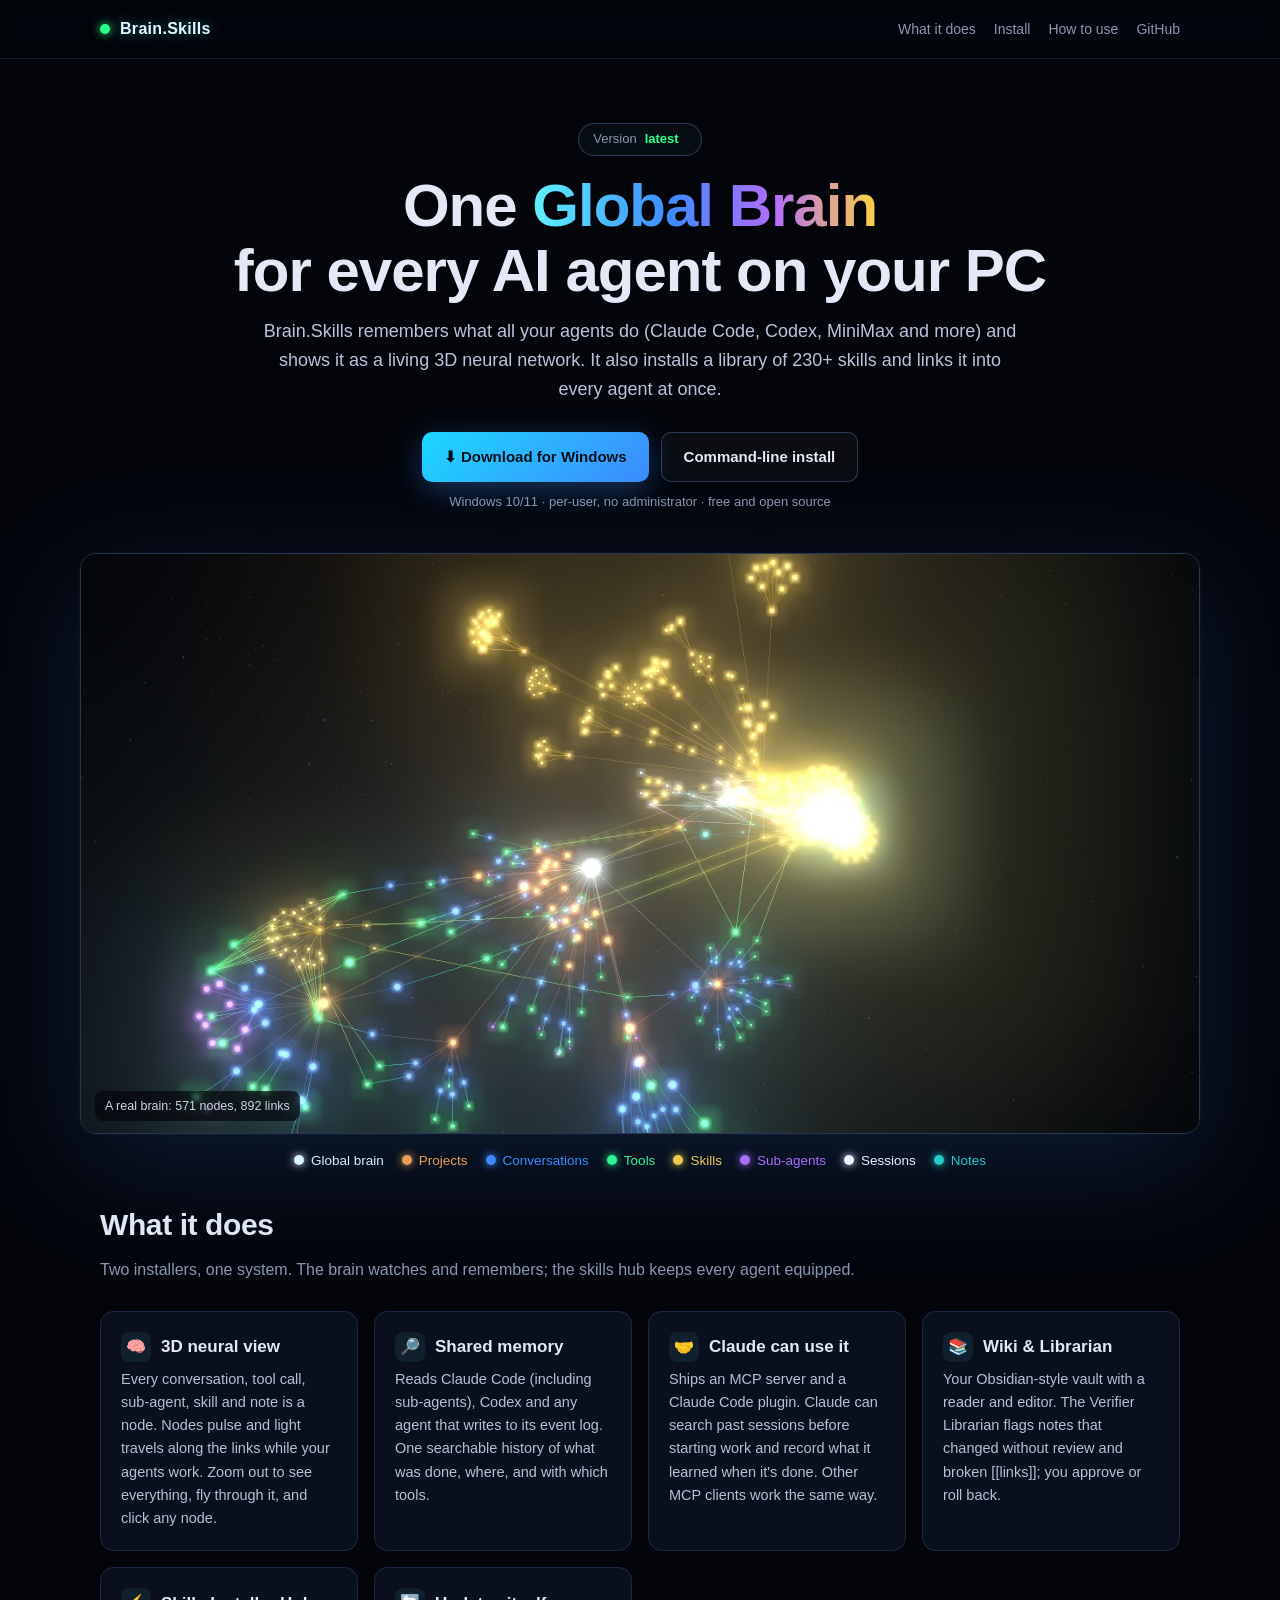
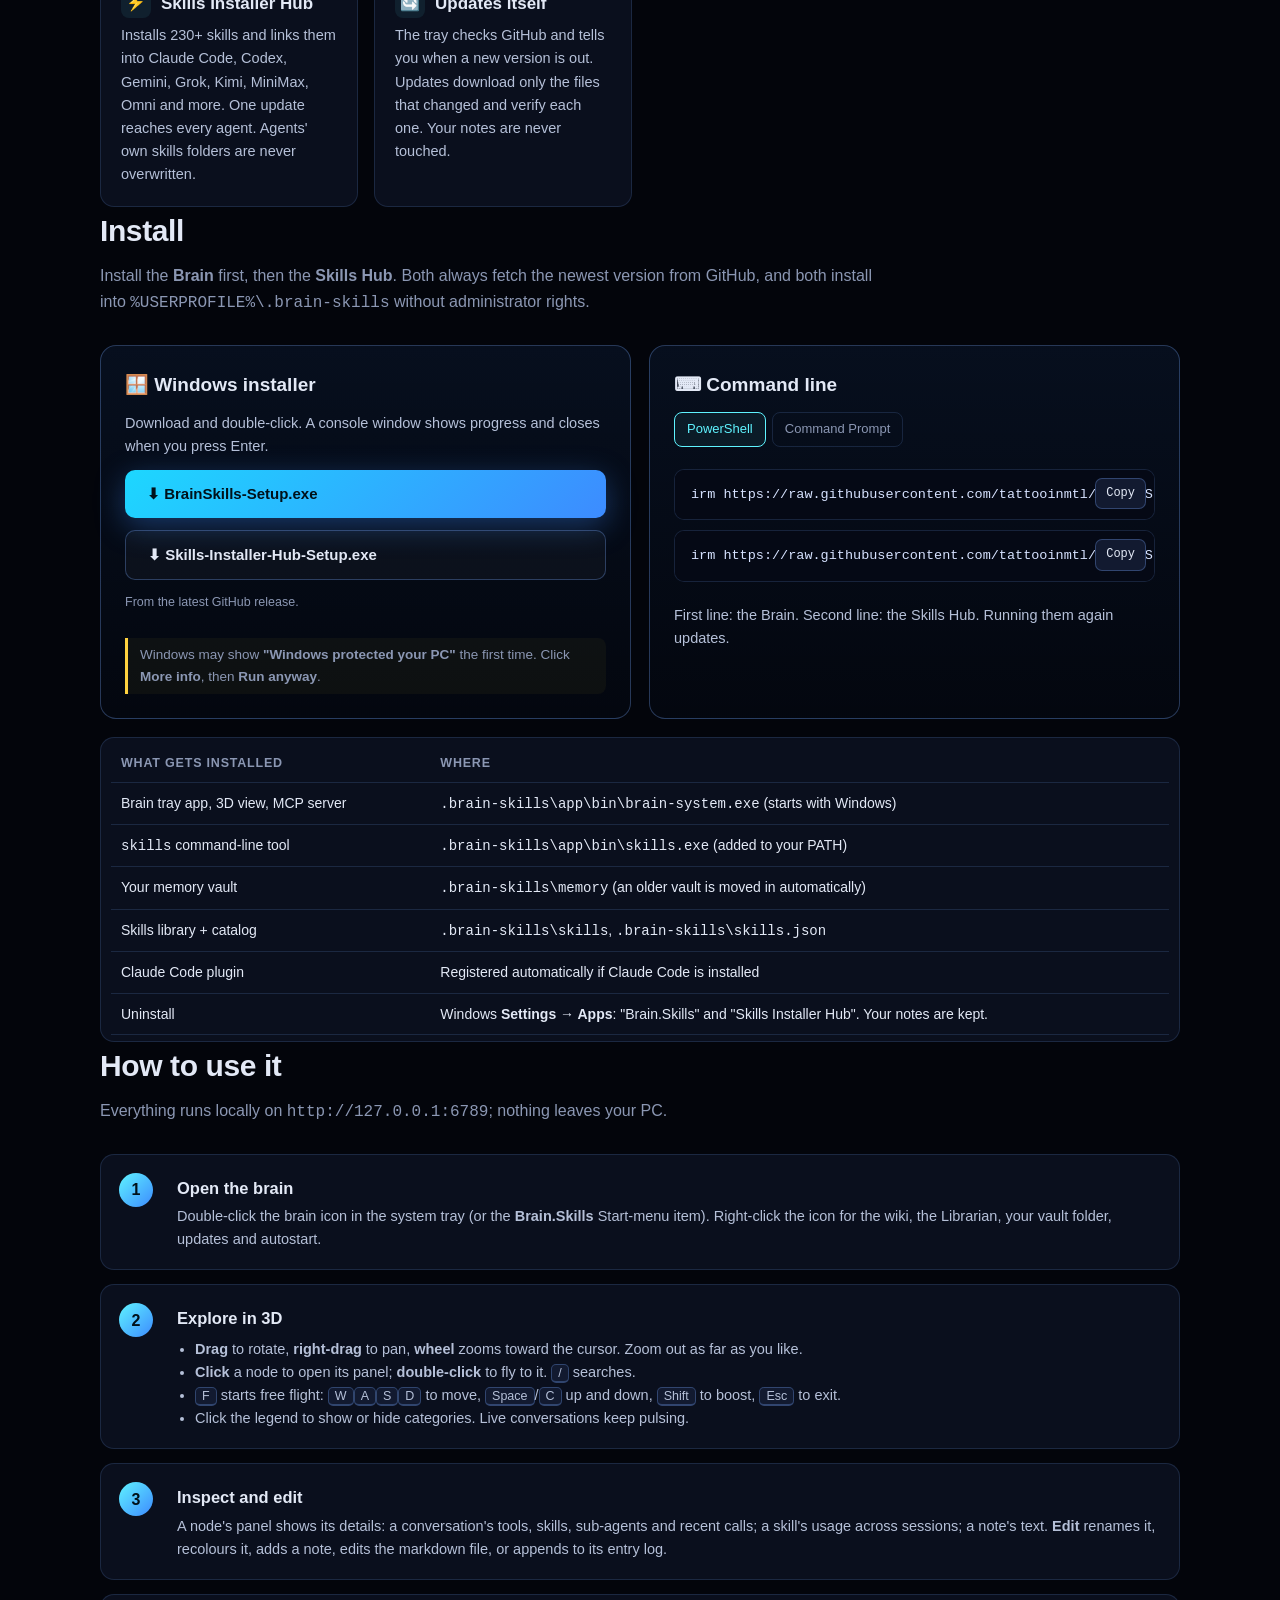
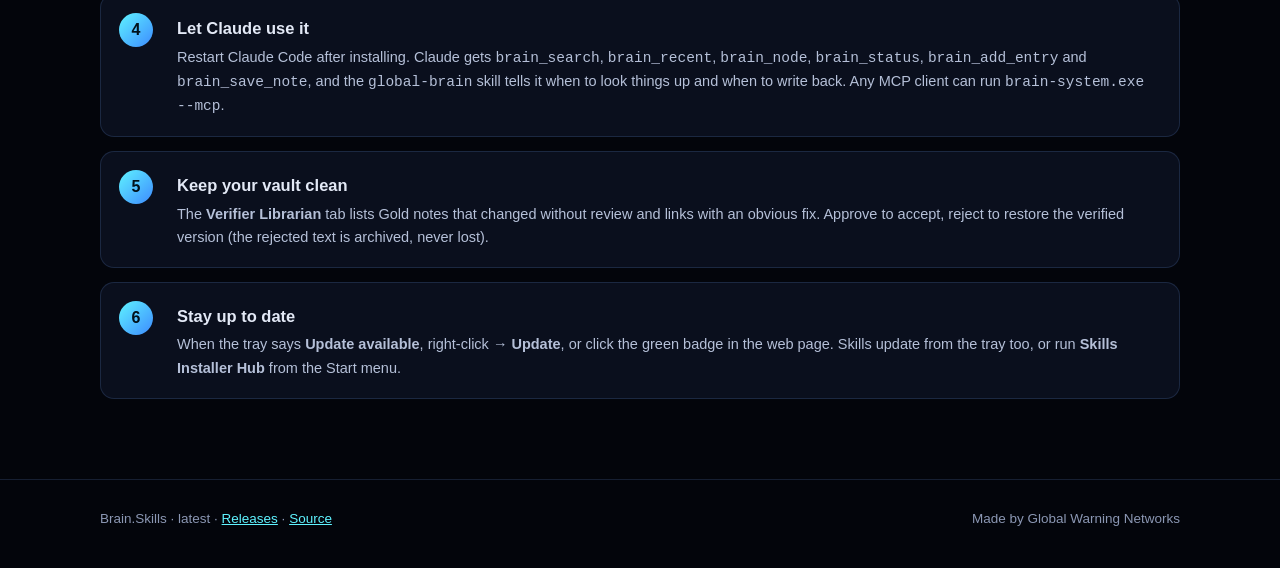
<file: website/index.html>
<!DOCTYPE html>
<html lang="en">
<head>
<meta charset="UTF-8">
<meta name="viewport" content="width=device-width, initial-scale=1.0">
<title>Brain.Skills: the Global Brain for your AI agents</title>
<meta name="description" content="A shared memory and 3D neural view of every AI agent session, tool, skill and note on your PC, plus 230+ skills linked into Claude Code, Codex, Gemini, MiniMax and more. Windows installer and command-line install.">
<link rel="icon" href="assets/favicon.ico">
<style>
  :root {
    --bg: #03050b; --bg-2: #0a0f1d; --bg-3: #121a30;
    --line: rgba(120,170,255,.16); --line-2: rgba(120,170,255,.3);
    --text: #e3e9f6; --muted: #8b97b3;
    --cyan: #5ff3ff; --blue: #3d8bff; --green: #2dff88; --yellow: #ffd23f;
    --orange: #ff9f43; --purple: #b36bff; --pink: #ff5fa2; --teal: #22d3c5;
  }
  * { box-sizing: border-box; }
  html { scroll-behavior: smooth; }
  body { margin: 0; background: var(--bg); color: var(--text); font: 16px/1.6 -apple-system, BlinkMacSystemFont, "Segoe UI", Roboto, Helvetica, Arial, sans-serif; }
  a { color: var(--cyan); }
  code, pre { font-family: "Cascadia Code", Consolas, "SFMono-Regular", Menlo, monospace; }
  .wrap { max-width: 1120px; margin: 0 auto; padding: 0 20px; }

  /* nav */
  nav { position: sticky; top: 0; z-index: 10; background: rgba(3,5,11,.82); backdrop-filter: blur(10px); border-bottom: 1px solid var(--line); }
  nav .wrap { display: flex; align-items: center; gap: 22px; height: 58px; }
  .logo { display: flex; gap: 10px; align-items: center; font-weight: 800; letter-spacing: .3px; color: #dff9ff; text-decoration: none; text-shadow: 0 0 14px rgba(95,243,255,.45); }
  .dot { width: 10px; height: 10px; border-radius: 50%; background: var(--green); box-shadow: 0 0 10px var(--green); }
  nav .links { display: flex; gap: 18px; margin-left: auto; font-size: 14px; flex-wrap: wrap; }
  nav .links a { color: var(--muted); text-decoration: none; }
  nav .links a:hover { color: var(--text); }

  /* hero */
  .hero { padding: 64px 0 30px; text-align: center; }
  .pill { display: inline-flex; gap: 8px; align-items: center; padding: 5px 14px; border: 1px solid var(--line-2); border-radius: 30px; font-size: 13px; color: var(--muted); background: rgba(95,243,255,.04); }
  .pill b { color: var(--green); font-weight: 700; }
  h1 { font-size: clamp(34px, 6vw, 60px); line-height: 1.08; margin: 18px 0 14px; letter-spacing: -1px; }
  h1 .glow { background: linear-gradient(90deg, var(--cyan), var(--blue) 40%, var(--purple) 70%, var(--yellow)); -webkit-background-clip: text; background-clip: text; color: transparent; }
  .lead { max-width: 760px; margin: 0 auto; color: #b9c4dc; font-size: 18px; }
  .cta { display: flex; gap: 12px; justify-content: center; margin: 28px 0 10px; flex-wrap: wrap; }
  .btn { display: inline-flex; align-items: center; gap: 10px; padding: 12px 22px; border-radius: 10px; font-weight: 700; text-decoration: none; border: 1px solid var(--line-2); color: var(--text); background: rgba(255,255,255,.03); cursor: pointer; font-size: 15px; }
  .btn:hover { border-color: var(--cyan); color: var(--cyan); }
  .btn.primary { background: linear-gradient(135deg, #1dd7ff, #3d8bff); color: #00111a; border: 0; box-shadow: 0 8px 30px rgba(61,139,255,.35); }
  .btn.primary:hover { color: #00111a; filter: brightness(1.08); }
  .small { font-size: 13px; color: var(--muted); }

  .shot { margin: 40px auto 0; position: relative; border-radius: 16px; overflow: hidden; border: 1px solid var(--line-2); box-shadow: 0 30px 120px rgba(61,139,255,.18), 0 0 0 1px rgba(255,255,255,.02); }
  .shot img { display: block; width: 100%; height: auto; }
  .shot figcaption { position: absolute; left: 14px; bottom: 12px; font-size: 12.5px; color: #cdd6ea; background: rgba(3,5,11,.7); padding: 5px 10px; border-radius: 8px; }
  .legend { display: flex; flex-wrap: wrap; gap: 8px 18px; justify-content: center; margin: 16px 0 0; font-size: 13.5px; color: #b9c4dc; }
  .legend span { display: inline-flex; align-items: center; gap: 7px; }
  .legend i { width: 10px; height: 10px; border-radius: 50%; background: currentColor; box-shadow: 0 0 8px currentColor; display: inline-block; }

  /* sections */
  section { padding: 70px 0 10px; }
  h2 { font-size: 30px; margin: 0 0 8px; letter-spacing: -.4px; }
  .sub { color: var(--muted); margin: 0 0 28px; max-width: 780px; }
  .grid { display: grid; grid-template-columns: repeat(auto-fit, minmax(min(250px, 100%), 1fr)); gap: 16px; }
  .card { background: var(--bg-2); border: 1px solid var(--line); border-radius: 14px; padding: 20px; }
  .card h3 { margin: 0 0 6px; font-size: 17px; display: flex; gap: 10px; align-items: center; }
  .card p { margin: 0; color: #b5c0d8; font-size: 14.5px; }
  .card .ico { width: 30px; height: 30px; border-radius: 8px; display: grid; place-items: center; font-size: 16px; background: rgba(95,243,255,.08); }

  /* install */
  .install { display: grid; grid-template-columns: repeat(auto-fit, minmax(min(320px, 100%), 1fr)); gap: 18px; }
  .dl { background: linear-gradient(180deg, rgba(61,139,255,.08), rgba(61,139,255,.02)); border: 1px solid var(--line-2); border-radius: 16px; padding: 24px; display: flex; flex-direction: column; gap: 12px; }
  .dl h3 { margin: 0; font-size: 19px; }
  .dl p { margin: 0; color: #b5c0d8; font-size: 14.5px; }
  .dl .meta { font-size: 12.5px; color: var(--muted); }
  .tabs { display: flex; gap: 6px; margin-bottom: 10px; flex-wrap: wrap; }
  .tab { background: none; border: 1px solid var(--line); color: var(--muted); padding: 6px 12px; border-radius: 8px; cursor: pointer; font: inherit; font-size: 13px; }
  .tab.on { color: var(--cyan); border-color: var(--cyan); background: rgba(95,243,255,.06); }
  .cmd { position: relative; background: #050915; border: 1px solid var(--line); border-radius: 10px; padding: 14px 92px 14px 16px; font-size: 13.5px; color: #d6e2ff; overflow-x: auto; white-space: pre; margin: 0 0 10px; }
  .copy { position: absolute; right: 8px; top: 8px; background: var(--bg-3); color: var(--text); border: 1px solid var(--line-2); border-radius: 7px; padding: 5px 10px; cursor: pointer; font: inherit; font-size: 12px; }
  .copy:hover { border-color: var(--cyan); color: var(--cyan); }
  .note { font-size: 13.5px; color: var(--muted); border-left: 3px solid var(--yellow); padding: 6px 12px; background: rgba(255,210,63,.04); border-radius: 0 8px 8px 0; margin: 14px 0 0; }

  /* how to use */
  .steps { counter-reset: s; display: grid; gap: 14px; }
  .step { counter-increment: s; display: grid; grid-template-columns: 44px 1fr; gap: 14px; background: var(--bg-2); border: 1px solid var(--line); border-radius: 14px; padding: 18px; }
  .step::before { content: counter(s); width: 34px; height: 34px; border-radius: 50%; display: grid; place-items: center; font-weight: 800; color: #00111a; background: linear-gradient(135deg, var(--cyan), var(--blue)); }
  .step h3 { margin: 2px 0 4px; font-size: 16.5px; }
  .step p, .step li { color: #b5c0d8; font-size: 14.5px; margin: 0; }
  .step ul { margin: 6px 0 0; padding-left: 18px; }
  kbd { background: var(--bg-3); border: 1px solid var(--line-2); border-bottom-width: 2px; border-radius: 5px; padding: 1px 6px; font-size: 12.5px; font-family: inherit; }
  table { width: 100%; border-collapse: collapse; font-size: 14px; }
  td, th { text-align: left; padding: 9px 10px; border-bottom: 1px solid var(--line); vertical-align: top; }
  th { color: var(--muted); font-weight: 600; font-size: 12.5px; text-transform: uppercase; letter-spacing: .8px; }
  .table-wrap { overflow-x: auto; background: var(--bg-2); border: 1px solid var(--line); border-radius: 14px; padding: 6px 10px; }

  footer { margin-top: 80px; border-top: 1px solid var(--line); padding: 28px 0 50px; color: var(--muted); font-size: 13.5px; }
  footer .wrap { display: flex; gap: 18px; flex-wrap: wrap; justify-content: space-between; }
  #version-status.live b { color: var(--green); }
  @media (max-width: 640px) { nav .links { display: none; } .hero { padding-top: 40px; } .cmd { padding-right: 16px; padding-top: 44px; } }
</style>
</head>
<body>

<nav>
  <div class="wrap">
    <a class="logo" href="#"><span class="dot"></span>Brain.Skills</a>
    <div class="links">
      <a href="#what">What it does</a>
      <a href="#install">Install</a>
      <a href="#use">How to use</a>
      <a href="https://github.com/tattooinmtl/Brain.Skills">GitHub</a>
    </div>
  </div>
</nav>

<header class="hero wrap">
  <span class="pill" id="version-status">Version <b id="v-version">…</b><span id="v-detail"></span></span>
  <h1>One <span class="glow">Global Brain</span><br>for every AI agent on your PC</h1>
  <p class="lead">Brain.Skills remembers what all your agents do (Claude Code, Codex, MiniMax and more) and shows it as a living 3D neural network. It also installs a library of 230+ skills and links it into every agent at once.</p>
  <div class="cta">
    <a class="btn primary" id="dl-core-hero" href="https://github.com/tattooinmtl/Brain.Skills/releases/latest/download/BrainSkills-Setup.exe">⬇ Download for Windows</a>
    <a class="btn" href="#install">Command-line install</a>
  </div>
  <div class="small">Windows 10/11 · per-user, no administrator · free and open source</div>

  <figure class="shot">
    <img src="assets/brain-3d.jpg" width="1280" height="663" alt="The 3D neural view of a real Global Brain: glowing clusters of skills, conversations, tools and projects connected to a bright core">
    <figcaption>A real brain: 571 nodes, 892 links</figcaption>
  </figure>
  <div class="legend">
    <span style="color:#eafcff"><i></i>Global brain</span>
    <span style="color:var(--orange)"><i></i>Projects</span>
    <span style="color:var(--blue)"><i></i>Conversations</span>
    <span style="color:var(--green)"><i></i>Tools</span>
    <span style="color:var(--yellow)"><i></i>Skills</span>
    <span style="color:var(--purple)"><i></i>Sub-agents</span>
    <span style="color:#fff"><i></i>Sessions</span>
    <span style="color:var(--teal)"><i></i>Notes</span>
  </div>
</header>

<section id="what" class="wrap">
  <h2>What it does</h2>
  <p class="sub">Two installers, one system. The brain watches and remembers; the skills hub keeps every agent equipped.</p>
  <div class="grid">
    <div class="card"><h3><span class="ico">🧠</span>3D neural view</h3><p>Every conversation, tool call, sub-agent, skill and note is a node. Nodes pulse and light travels along the links while your agents work. Zoom out to see everything, fly through it, and click any node.</p></div>
    <div class="card"><h3><span class="ico">🔎</span>Shared memory</h3><p>Reads Claude Code (including sub-agents), Codex and any agent that writes to its event log. One searchable history of what was done, where, and with which tools.</p></div>
    <div class="card"><h3><span class="ico">🤝</span>Claude can use it</h3><p>Ships an MCP server and a Claude Code plugin. Claude can search past sessions before starting work and record what it learned when it's done. Other MCP clients work the same way.</p></div>
    <div class="card"><h3><span class="ico">📚</span>Wiki &amp; Librarian</h3><p>Your Obsidian-style vault with a reader and editor. The Verifier Librarian flags notes that changed without review and broken [[links]]; you approve or roll back.</p></div>
    <div class="card"><h3><span class="ico">⚡</span>Skills Installer Hub</h3><p>Installs 230+ skills and links them into Claude Code, Codex, Gemini, Grok, Kimi, MiniMax, Omni and more. One update reaches every agent. Agents' own skills folders are never overwritten.</p></div>
    <div class="card"><h3><span class="ico">🔄</span>Updates itself</h3><p>The tray checks GitHub and tells you when a new version is out. Updates download only the files that changed and verify each one. Your notes are never touched.</p></div>
  </div>
</section>

<section id="install" class="wrap">
  <h2>Install</h2>
  <p class="sub">Install the <b>Brain</b> first, then the <b>Skills Hub</b>. Both always fetch the newest version from GitHub, and both install into <code>%USERPROFILE%\.brain-skills</code> without administrator rights.</p>

  <div class="install">
    <div class="dl">
      <h3>🪟 Windows installer</h3>
      <p>Download and double-click. A console window shows progress and closes when you press Enter.</p>
      <a class="btn primary" id="dl-core" href="https://github.com/tattooinmtl/Brain.Skills/releases/latest/download/BrainSkills-Setup.exe">⬇ BrainSkills-Setup.exe</a>
      <a class="btn" id="dl-hub" href="https://github.com/tattooinmtl/Brain.Skills/releases/latest/download/Skills-Installer-Hub-Setup.exe">⬇ Skills-Installer-Hub-Setup.exe</a>
      <div class="meta" id="release-meta">From the latest GitHub release.</div>
      <div class="note">Windows may show <b>"Windows protected your PC"</b> the first time. Click <b>More info</b>, then <b>Run anyway</b>.</div>
    </div>

    <div class="dl">
      <h3>⌨ Command line</h3>
      <div class="tabs" role="tablist">
        <button class="tab on" data-shell="ps">PowerShell</button>
        <button class="tab" data-shell="cmd">Command Prompt</button>
      </div>
      <div data-pane="ps">
        <pre class="cmd" id="cmd-ps-core">irm https://raw.githubusercontent.com/tattooinmtl/Brain.Skills/main/install.ps1 | iex</pre>
        <pre class="cmd" id="cmd-ps-hub">irm https://raw.githubusercontent.com/tattooinmtl/Brain.Skills/main/install-skills.ps1 | iex</pre>
      </div>
      <div data-pane="cmd" hidden>
        <pre class="cmd">powershell -NoProfile -ExecutionPolicy Bypass -Command "irm https://raw.githubusercontent.com/tattooinmtl/Brain.Skills/main/install.ps1 | iex"</pre>
        <pre class="cmd">powershell -NoProfile -ExecutionPolicy Bypass -Command "irm https://raw.githubusercontent.com/tattooinmtl/Brain.Skills/main/install-skills.ps1 | iex"</pre>
      </div>
      <p class="small">First line: the Brain. Second line: the Skills Hub. Running them again updates.</p>
    </div>
  </div>

  <div class="table-wrap" style="margin-top:18px">
    <table>
      <tr><th>What gets installed</th><th>Where</th></tr>
      <tr><td>Brain tray app, 3D view, MCP server</td><td><code>.brain-skills\app\bin\brain-system.exe</code> (starts with Windows)</td></tr>
      <tr><td><code>skills</code> command-line tool</td><td><code>.brain-skills\app\bin\skills.exe</code> (added to your PATH)</td></tr>
      <tr><td>Your memory vault</td><td><code>.brain-skills\memory</code> (an older vault is moved in automatically)</td></tr>
      <tr><td>Skills library + catalog</td><td><code>.brain-skills\skills</code>, <code>.brain-skills\skills.json</code></td></tr>
      <tr><td>Claude Code plugin</td><td>Registered automatically if Claude Code is installed</td></tr>
      <tr><td>Uninstall</td><td>Windows <b>Settings → Apps</b>: "Brain.Skills" and "Skills Installer Hub". Your notes are kept.</td></tr>
    </table>
  </div>
</section>

<section id="use" class="wrap">
  <h2>How to use it</h2>
  <p class="sub">Everything runs locally on <code>http://127.0.0.1:6789</code>; nothing leaves your PC.</p>
  <div class="steps">
    <div class="step"><div><h3>Open the brain</h3><p>Double-click the brain icon in the system tray (or the <b>Brain.Skills</b> Start-menu item). Right-click the icon for the wiki, the Librarian, your vault folder, updates and autostart.</p></div></div>
    <div class="step"><div><h3>Explore in 3D</h3>
      <ul>
        <li><b>Drag</b> to rotate, <b>right-drag</b> to pan, <b>wheel</b> zooms toward the cursor. Zoom out as far as you like.</li>
        <li><b>Click</b> a node to open its panel; <b>double-click</b> to fly to it. <kbd>/</kbd> searches.</li>
        <li><kbd>F</kbd> starts free flight: <kbd>W</kbd><kbd>A</kbd><kbd>S</kbd><kbd>D</kbd> to move, <kbd>Space</kbd>/<kbd>C</kbd> up and down, <kbd>Shift</kbd> to boost, <kbd>Esc</kbd> to exit.</li>
        <li>Click the legend to show or hide categories. Live conversations keep pulsing.</li>
      </ul></div></div>
    <div class="step"><div><h3>Inspect and edit</h3><p>A node's panel shows its details: a conversation's tools, skills, sub-agents and recent calls; a skill's usage across sessions; a note's text. <b>Edit</b> renames it, recolours it, adds a note, edits the markdown file, or appends to its entry log.</p></div></div>
    <div class="step"><div><h3>Let Claude use it</h3><p>Restart Claude Code after installing. Claude gets <code>brain_search</code>, <code>brain_recent</code>, <code>brain_node</code>, <code>brain_status</code>, <code>brain_add_entry</code> and <code>brain_save_note</code>, and the <code>global-brain</code> skill tells it when to look things up and when to write back. Any MCP client can run <code>brain-system.exe --mcp</code>.</p></div></div>
    <div class="step"><div><h3>Keep your vault clean</h3><p>The <b>Verifier Librarian</b> tab lists Gold notes that changed without review and links with an obvious fix. Approve to accept, reject to restore the verified version (the rejected text is archived, never lost).</p></div></div>
    <div class="step"><div><h3>Stay up to date</h3><p>When the tray says <b>Update available</b>, right-click → <b>Update</b>, or click the green badge in the web page. Skills update from the tray too, or run <b>Skills Installer Hub</b> from the Start menu.</p></div></div>
  </div>
</section>

<footer>
  <div class="wrap">
    <span>Brain.Skills · <span id="foot-version">…</span> · <a href="https://github.com/tattooinmtl/Brain.Skills/releases">Releases</a> · <a href="https://github.com/tattooinmtl/Brain.Skills">Source</a></span>
    <span>Made by Global Warning Networks</span>
  </div>
</footer>

<script>
// Version and downloads come live from GitHub on every visit, so this page
// always matches the repository: VERSION on main, the latest release, and
// the last commit date.
(async () => {
  const repo = 'tattooinmtl/Brain.Skills';
  const $ = (id) => document.getElementById(id);
  const fmt = (d) => new Date(d).toLocaleDateString(undefined, { year: 'numeric', month: 'short', day: 'numeric' });
  const get = (url, json = true) => fetch(url, { cache: 'no-store' }).then((r) => { if (!r.ok) throw new Error(r.status); return json ? r.json() : r.text(); });
  try {
    const [version, commit, release] = await Promise.all([
      get(`https://raw.githubusercontent.com/${repo}/main/VERSION?t=${Date.now()}`, false).then((t) => t.trim()),
      get(`https://api.github.com/repos/${repo}/commits/main`).catch(() => null),
      get(`https://api.github.com/repos/${repo}/releases/latest`).catch(() => null),
    ]);
    $('v-version').textContent = `v${version}`;
    $('foot-version').textContent = `v${version}`;
    const when = commit && commit.commit ? ` · updated ${fmt(commit.commit.committer.date)}` : '';
    $('v-detail').textContent = when;
    $('version-status').classList.add('live');
    if (release) {
      for (const a of release.assets || []) {
        if (a.name === 'BrainSkills-Setup.exe') { $('dl-core').href = a.browser_download_url; $('dl-core-hero').href = a.browser_download_url; }
        if (a.name === 'Skills-Installer-Hub-Setup.exe') $('dl-hub').href = a.browser_download_url;
      }
      $('release-meta').innerHTML = '';
      const link = document.createElement('a');
      link.href = release.html_url; link.textContent = release.name || release.tag_name;
      $('release-meta').append('Latest release: ', link, ` · ${fmt(release.published_at)}`);
    }
  } catch {
    $('v-version').textContent = 'latest';
    $('foot-version').textContent = 'latest';
  }
})();

// Shell tabs + copy buttons
document.querySelectorAll('.tab').forEach((t) => t.addEventListener('click', () => {
  document.querySelectorAll('.tab').forEach((x) => x.classList.toggle('on', x === t));
  document.querySelectorAll('[data-pane]').forEach((p) => { p.hidden = p.dataset.pane !== t.dataset.shell; });
}));
document.querySelectorAll('pre.cmd').forEach((pre) => {
  const b = document.createElement('button');
  b.className = 'copy'; b.type = 'button'; b.textContent = 'Copy';
  b.addEventListener('click', async () => {
    try { await navigator.clipboard.writeText(pre.firstChild.textContent.trim()); b.textContent = 'Copied ✓'; }
    catch { b.textContent = 'Select & copy'; }
    setTimeout(() => { b.textContent = 'Copy'; }, 1800);
  });
  pre.append(b);
});
</script>
</body>
</html>
</file>
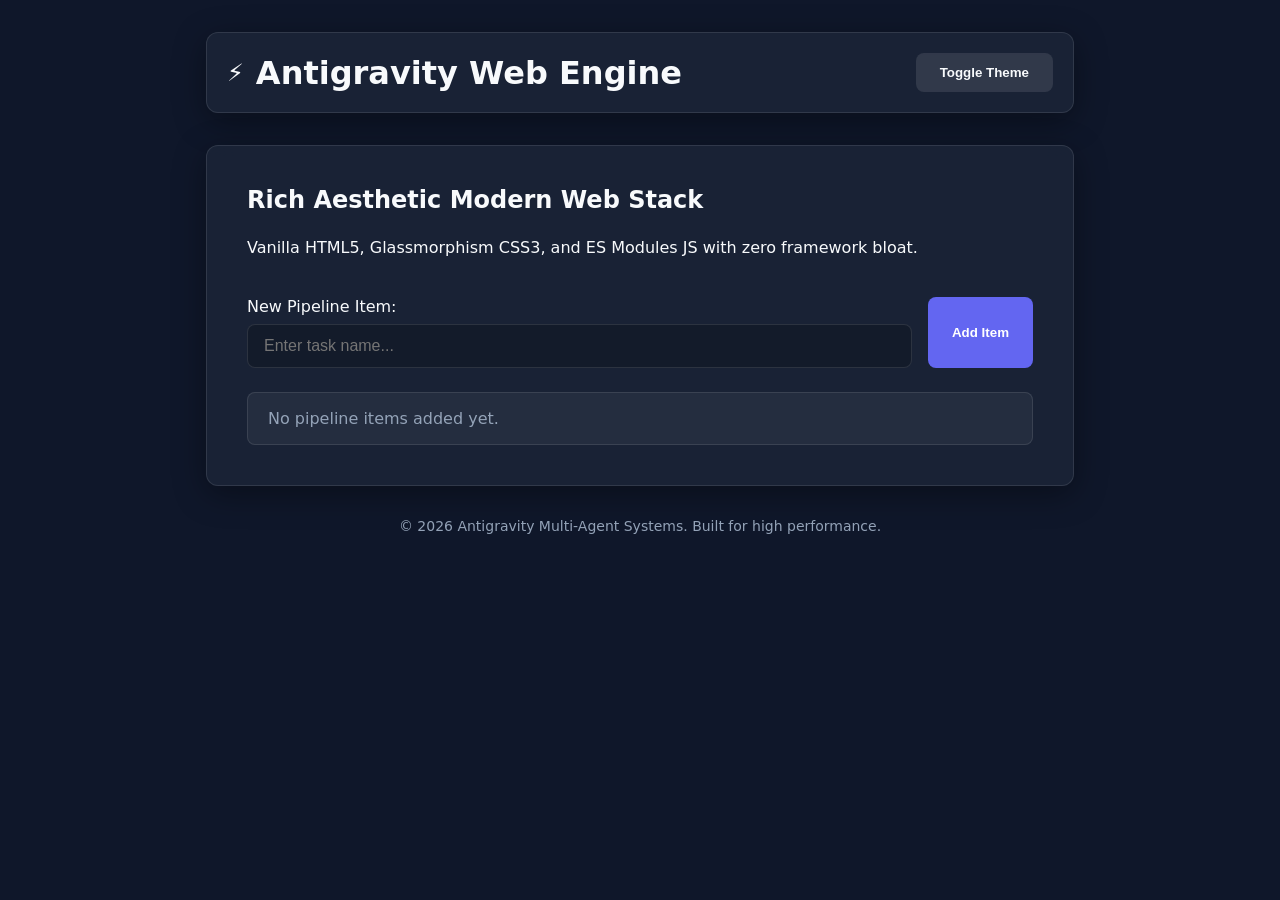
<file: skills/languages/html-js-css/examples/index.html>
<!DOCTYPE html>
<html lang="en">
<head>
  <meta charset="UTF-8">
  <meta name="viewport" content="width=device-width, initial-scale=1.0">
  <meta name="description" content="Production Vanilla Web Frontend Application">
  <title>Modern Web App - Vanilla Stack</title>
  <link rel="stylesheet" href="css/styles.css">
  <script type="module" src="js/app.js"></script>
</head>
<body>
  <div class="app-container">
    <header class="app-header">
      <div class="logo">
        <span class="logo-badge">⚡</span>
        <h1>Antigravity Web Engine</h1>
      </div>
      <button id="theme-toggle" class="btn btn-secondary" aria-label="Toggle Theme">
        Toggle Theme
      </button>
    </header>

    <main class="app-content">
      <section class="hero-card">
        <h2>Rich Aesthetic Modern Web Stack</h2>
        <p>Vanilla HTML5, Glassmorphism CSS3, and ES Modules JS with zero framework bloat.</p>
        
        <div class="interactive-panel">
          <form id="action-form">
            <div class="input-group">
              <label for="task-input">New Pipeline Item:</label>
              <input type="text" id="task-input" name="taskInput" placeholder="Enter task name..." required>
            </div>
            <button type="submit" class="btn btn-primary">Add Item</button>
          </form>

          <ul id="item-list" class="item-list" aria-live="polite">
            <!-- Dynamic items rendered via JS -->
          </ul>
        </div>
      </section>
    </main>

    <footer class="app-footer">
      <p>&copy; 2026 Antigravity Multi-Agent Systems. Built for high performance.</p>
    </footer>
  </div>
</body>
</html>
</file>
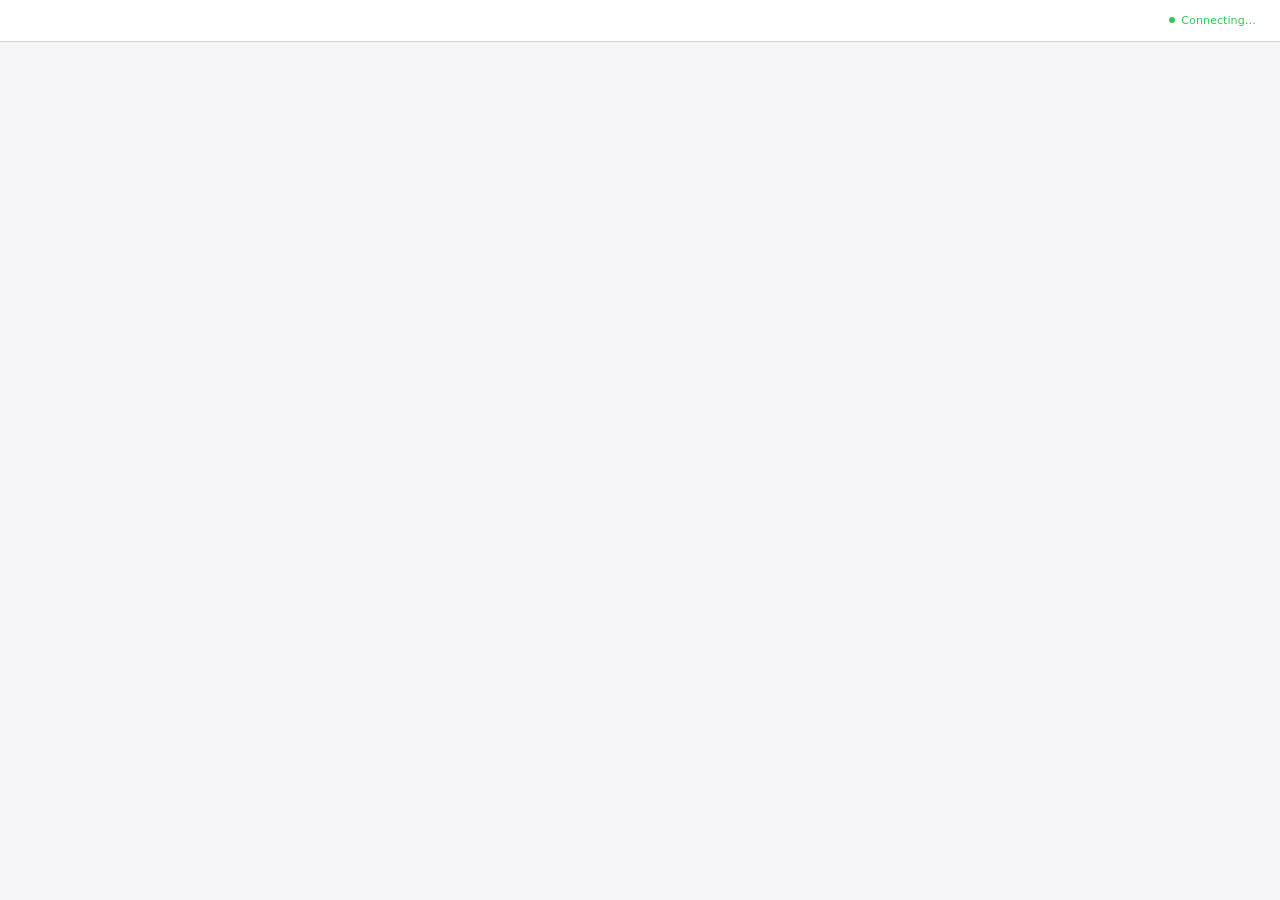
<file: skills/brainstorming/scripts/frame-template.html>
<!DOCTYPE html>
<html>
<head>
  <meta charset="utf-8">
  <title>Superpowers Brainstorming</title>
  <style>
    /*
     * BRAINSTORM COMPANION FRAME TEMPLATE
     *
     * This template provides a consistent frame with:
     * - OS-aware light/dark theming
     * - Header branding and connection status
     * - Scrollable main content area
     * - CSS helpers for common UI patterns
     *
     * Content is injected via placeholder comment in #frame-content.
     */

    * { box-sizing: border-box; margin: 0; padding: 0; }
    html, body { height: 100%; overflow: hidden; }

    /* ===== THEME VARIABLES ===== */
    :root {
      --bg-primary: #f5f5f7;
      --bg-secondary: #ffffff;
      --bg-tertiary: #e5e5e7;
      --border: #d1d1d6;
      --text-primary: #1d1d1f;
      --text-secondary: #86868b;
      --text-tertiary: #aeaeb2;
      --accent: #0071e3;
      --accent-hover: #0077ed;
      --success: #34c759;
      --warning: #ff9f0a;
      --error: #ff3b30;
      --selected-bg: #e8f4fd;
      --selected-border: #0071e3;
    }

    @media (prefers-color-scheme: dark) {
      :root {
        --bg-primary: #1d1d1f;
        --bg-secondary: #2d2d2f;
        --bg-tertiary: #3d3d3f;
        --border: #424245;
        --text-primary: #f5f5f7;
        --text-secondary: #86868b;
        --text-tertiary: #636366;
        --accent: #0a84ff;
        --accent-hover: #409cff;
        --selected-bg: rgba(10, 132, 255, 0.15);
        --selected-border: #0a84ff;
      }
    }

    body {
      font-family: system-ui, -apple-system, BlinkMacSystemFont, sans-serif;
      background: var(--bg-primary);
      color: var(--text-primary);
      display: flex;
      flex-direction: column;
      line-height: 1.5;
    }

    /* ===== FRAME STRUCTURE ===== */
    .brand { display: flex; align-items: center; min-width: 0; overflow: hidden; color: var(--text-secondary); line-height: 1; }
    .brand a { color: inherit; text-decoration: none; display: flex; align-items: center; gap: 0.5rem; min-width: 0; max-width: 100%; line-height: 1; }
    .brand-copy { display: block; min-width: 0; overflow: hidden; text-overflow: ellipsis; white-space: nowrap; line-height: 1; transform: translateY(-1px); }
    .brand-logo { display: block; height: 1em; width: auto; max-width: 180px; flex-shrink: 0; filter: invert(1); }
    @media (prefers-color-scheme: dark) {
      .brand-logo { filter: none; }
    }
    .status { font-size: 0.7rem; color: var(--status-color, var(--success)); display: flex; align-items: center; gap: 0.4rem; justify-self: end; white-space: nowrap; line-height: 1; }
    .status::before { content: ''; width: 6px; height: 6px; background: var(--status-color, var(--success)); border-radius: 50%; }

    .main { flex: 1; overflow-y: auto; }
    #frame-content { padding: 2rem; min-height: 100%; }

    .header {
      background: var(--bg-secondary);
      border-bottom: 1px solid var(--border);
      padding: 0.5rem 1.5rem;
      flex-shrink: 0;
      display: grid;
      grid-template-columns: minmax(0, 1fr) auto;
      align-items: center;
      gap: 1rem;
      min-height: 42px;
    }
    .header .brand { justify-self: start; width: 100%; font-size: 0.75rem; line-height: 1; }
    .header .status { grid-column: 2; line-height: 1; }
    .header span {
      font-size: 0.75rem;
      color: var(--text-secondary);
    }
    .header .selected-text {
      color: var(--accent);
      font-weight: 500;
    }

    /* ===== TYPOGRAPHY ===== */
    h2 { font-size: 1.5rem; font-weight: 600; margin-bottom: 0.5rem; }
    h3 { font-size: 1.1rem; font-weight: 600; margin-bottom: 0.25rem; }
    .subtitle { color: var(--text-secondary); margin-bottom: 1.5rem; }
    .section { margin-bottom: 2rem; }
    .label { font-size: 0.7rem; color: var(--text-secondary); text-transform: uppercase; letter-spacing: 0.05em; margin-bottom: 0.5rem; }

    /* ===== OPTIONS (for A/B/C choices) ===== */
    .options { display: flex; flex-direction: column; gap: 0.75rem; }
    .option {
      background: var(--bg-secondary);
      border: 2px solid var(--border);
      border-radius: 12px;
      padding: 1rem 1.25rem;
      cursor: pointer;
      transition: all 0.15s ease;
      display: flex;
      align-items: flex-start;
      gap: 1rem;
    }
    .option:hover { border-color: var(--accent); }
    .option.selected { background: var(--selected-bg); border-color: var(--selected-border); }
    .option .letter {
      background: var(--bg-tertiary);
      color: var(--text-secondary);
      width: 1.75rem; height: 1.75rem;
      border-radius: 6px;
      display: flex; align-items: center; justify-content: center;
      font-weight: 600; font-size: 0.85rem; flex-shrink: 0;
    }
    .option.selected .letter { background: var(--accent); color: white; }
    .option .content { flex: 1; }
    .option .content h3 { font-size: 0.95rem; margin-bottom: 0.15rem; }
    .option .content p { color: var(--text-secondary); font-size: 0.85rem; margin: 0; }

    /* ===== CARDS (for showing designs/mockups) ===== */
    .cards { display: grid; grid-template-columns: repeat(auto-fit, minmax(280px, 1fr)); gap: 1rem; }
    .card {
      background: var(--bg-secondary);
      border: 1px solid var(--border);
      border-radius: 12px;
      overflow: hidden;
      cursor: pointer;
      transition: all 0.15s ease;
    }
    .card:hover { border-color: var(--accent); transform: translateY(-2px); box-shadow: 0 4px 12px rgba(0,0,0,0.1); }
    .card.selected { border-color: var(--selected-border); border-width: 2px; }
    .card-image { background: var(--bg-tertiary); aspect-ratio: 16/10; display: flex; align-items: center; justify-content: center; }
    .card-body { padding: 1rem; }
    .card-body h3 { margin-bottom: 0.25rem; }
    .card-body p { color: var(--text-secondary); font-size: 0.85rem; }

    /* ===== MOCKUP CONTAINER ===== */
    .mockup {
      background: var(--bg-secondary);
      border: 1px solid var(--border);
      border-radius: 12px;
      overflow: hidden;
      margin-bottom: 1.5rem;
    }
    .mockup-header {
      background: var(--bg-tertiary);
      padding: 0.5rem 1rem;
      font-size: 0.75rem;
      color: var(--text-secondary);
      border-bottom: 1px solid var(--border);
    }
    .mockup-body { padding: 1.5rem; }

    /* ===== SPLIT VIEW (side-by-side comparison) ===== */
    .split { display: grid; grid-template-columns: 1fr 1fr; gap: 1.5rem; }
    @media (max-width: 700px) { .split { grid-template-columns: 1fr; } }

    /* ===== PROS/CONS ===== */
    .pros-cons { display: grid; grid-template-columns: 1fr 1fr; gap: 1rem; margin: 1rem 0; }
    .pros, .cons { background: var(--bg-secondary); border-radius: 8px; padding: 1rem; }
    .pros h4 { color: var(--success); font-size: 0.85rem; margin-bottom: 0.5rem; }
    .cons h4 { color: var(--error); font-size: 0.85rem; margin-bottom: 0.5rem; }
    .pros ul, .cons ul { margin-left: 1.25rem; font-size: 0.85rem; color: var(--text-secondary); }
    .pros li, .cons li { margin-bottom: 0.25rem; }

    /* ===== PLACEHOLDER (for mockup areas) ===== */
    .placeholder {
      background: var(--bg-tertiary);
      border: 2px dashed var(--border);
      border-radius: 8px;
      padding: 2rem;
      text-align: center;
      color: var(--text-tertiary);
    }

    /* ===== INLINE MOCKUP ELEMENTS ===== */
    .mock-nav { background: var(--accent); color: white; padding: 0.75rem 1rem; display: flex; gap: 1.5rem; font-size: 0.9rem; }
    .mock-sidebar { background: var(--bg-tertiary); padding: 1rem; min-width: 180px; }
    .mock-content { padding: 1.5rem; flex: 1; }
    .mock-button { background: var(--accent); color: white; border: none; padding: 0.5rem 1rem; border-radius: 6px; font-size: 0.85rem; }
    .mock-input { background: var(--bg-primary); border: 1px solid var(--border); border-radius: 6px; padding: 0.5rem; width: 100%; }
  </style>
</head>
<body>
  <div class="header">
    <!-- BRANDING -->
    <div class="status">Connecting…</div>
  </div>

  <div class="main">
    <div id="frame-content">
      <!-- CONTENT -->
    </div>
  </div>

</body>
</html>
</file>
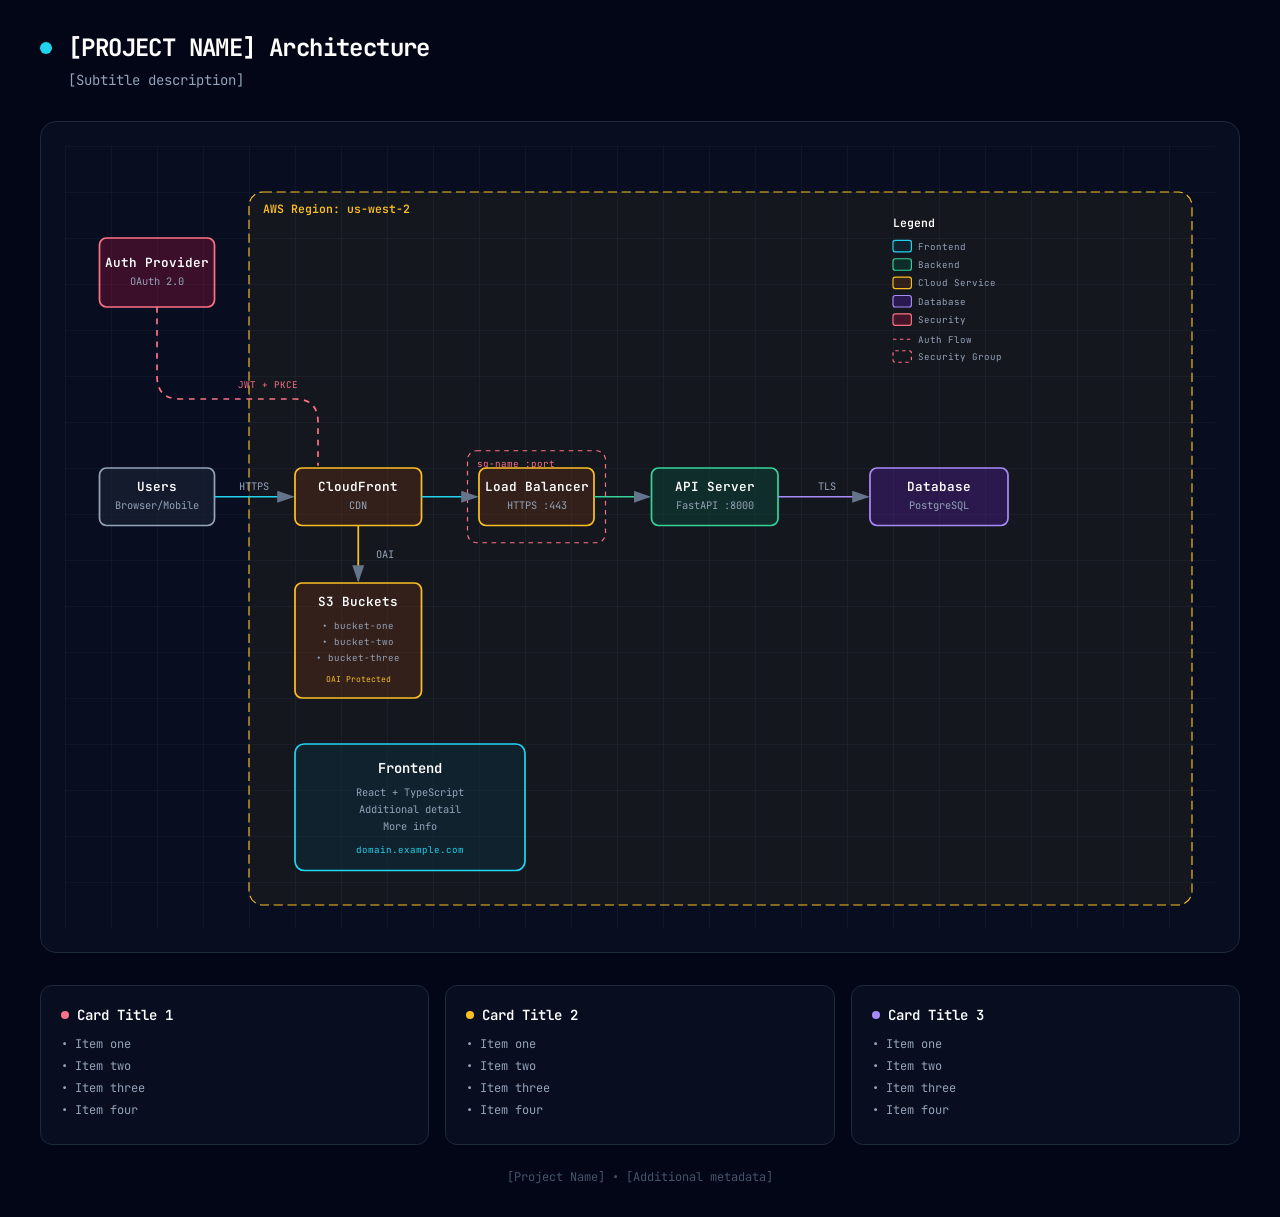
<file: skills/creative/architecture-diagram/templates/template.html>
<!DOCTYPE html>
<html lang="en">
<head>
  <meta charset="UTF-8">
  <meta name="viewport" content="width=device-width, initial-scale=1.0">
  <title>[PROJECT NAME] Architecture Diagram</title>
  <link href="https://fonts.googleapis.com/css2?family=JetBrains+Mono:wght@400;500;600;700&display=swap" rel="stylesheet">
  <style>
    * {
      margin: 0;
      padding: 0;
      box-sizing: border-box;
    }
    
    body {
      font-family: 'JetBrains Mono', monospace;
      background: #020617;
      min-height: 100vh;
      padding: 2rem;
      color: white;
    }
    
    .container {
      max-width: 1200px;
      margin: 0 auto;
    }
    
    .header {
      margin-bottom: 2rem;
    }
    
    .header-row {
      display: flex;
      align-items: center;
      gap: 1rem;
      margin-bottom: 0.5rem;
    }
    
    .pulse-dot {
      width: 12px;
      height: 12px;
      background: #22d3ee;
      border-radius: 50%;
      animation: pulse 2s infinite;
    }
    
    @keyframes pulse {
      0%, 100% { opacity: 1; }
      50% { opacity: 0.5; }
    }
    
    h1 {
      font-size: 1.5rem;
      font-weight: 700;
      letter-spacing: -0.025em;
    }
    
    .subtitle {
      color: #94a3b8;
      font-size: 0.875rem;
      margin-left: 1.75rem;
    }
    
    .diagram-container {
      background: rgba(15, 23, 42, 0.5);
      border-radius: 1rem;
      border: 1px solid #1e293b;
      padding: 1.5rem;
      overflow-x: auto;
    }
    
    svg {
      width: 100%;
      min-width: 900px;
      display: block;
    }
    
    .cards {
      display: grid;
      grid-template-columns: repeat(auto-fit, minmax(280px, 1fr));
      gap: 1rem;
      margin-top: 2rem;
    }
    
    .card {
      background: rgba(15, 23, 42, 0.5);
      border-radius: 0.75rem;
      border: 1px solid #1e293b;
      padding: 1.25rem;
    }
    
    .card-header {
      display: flex;
      align-items: center;
      gap: 0.5rem;
      margin-bottom: 0.75rem;
    }
    
    .card-dot {
      width: 8px;
      height: 8px;
      border-radius: 50%;
    }
    
    .card-dot.cyan { background: #22d3ee; }
    .card-dot.emerald { background: #34d399; }
    .card-dot.violet { background: #a78bfa; }
    .card-dot.amber { background: #fbbf24; }
    .card-dot.rose { background: #fb7185; }
    
    .card h3 {
      font-size: 0.875rem;
      font-weight: 600;
    }
    
    .card ul {
      list-style: none;
      color: #94a3b8;
      font-size: 0.75rem;
    }
    
    .card li {
      margin-bottom: 0.375rem;
    }
    
    .footer {
      text-align: center;
      margin-top: 1.5rem;
      color: #475569;
      font-size: 0.75rem;
    }
  </style>
</head>
<body>
  <div class="container">
    <!-- Header -->
    <div class="header">
      <div class="header-row">
        <div class="pulse-dot"></div>
        <h1>[PROJECT NAME] Architecture</h1>
      </div>
      <p class="subtitle">[Subtitle description]</p>
    </div>

    <!-- Main Diagram -->
    <div class="diagram-container">
      <svg viewBox="0 0 1000 680">
        <!-- Definitions -->
        <defs>
          <marker id="arrowhead" markerWidth="10" markerHeight="7" refX="9" refY="3.5" orient="auto">
            <polygon points="0 0, 10 3.5, 0 7" fill="#64748b" />
          </marker>
          <pattern id="grid" width="40" height="40" patternUnits="userSpaceOnUse">
            <path d="M 40 0 L 0 0 0 40" fill="none" stroke="#1e293b" stroke-width="0.5"/>
          </pattern>
        </defs>

        <!-- Background Grid -->
        <rect width="100%" height="100%" fill="url(#grid)" />

        <!-- =================================================================
             COMPONENT EXAMPLES - Copy and customize these patterns
             ================================================================= -->

        <!-- External/Generic Component -->
        <rect x="30" y="280" width="100" height="50" rx="6" fill="rgba(30, 41, 59, 0.5)" stroke="#94a3b8" stroke-width="1.5"/>
        <text x="80" y="300" fill="white" font-size="11" font-weight="600" text-anchor="middle">Users</text>
        <text x="80" y="316" fill="#94a3b8" font-size="9" text-anchor="middle">Browser/Mobile</text>

        <!-- Security Component -->
        <rect x="30" y="80" width="100" height="60" rx="6" fill="rgba(136, 19, 55, 0.4)" stroke="#fb7185" stroke-width="1.5"/>
        <text x="80" y="105" fill="white" font-size="11" font-weight="600" text-anchor="middle">Auth Provider</text>
        <text x="80" y="121" fill="#94a3b8" font-size="9" text-anchor="middle">OAuth 2.0</text>

        <!-- Region/Cloud Boundary -->
        <rect x="160" y="40" width="820" height="620" rx="12" fill="rgba(251, 191, 36, 0.05)" stroke="#fbbf24" stroke-width="1" stroke-dasharray="8,4"/>
        <text x="172" y="58" fill="#fbbf24" font-size="10" font-weight="600">AWS Region: us-west-2</text>

        <!-- AWS/Cloud Service -->
        <rect x="200" y="280" width="110" height="50" rx="6" fill="rgba(120, 53, 15, 0.3)" stroke="#fbbf24" stroke-width="1.5"/>
        <text x="255" y="300" fill="white" font-size="11" font-weight="600" text-anchor="middle">CloudFront</text>
        <text x="255" y="316" fill="#94a3b8" font-size="9" text-anchor="middle">CDN</text>

        <!-- Multi-line AWS Component (S3 Buckets example) -->
        <rect x="200" y="380" width="110" height="100" rx="6" fill="rgba(120, 53, 15, 0.3)" stroke="#fbbf24" stroke-width="1.5"/>
        <text x="255" y="400" fill="white" font-size="11" font-weight="600" text-anchor="middle">S3 Buckets</text>
        <text x="255" y="420" fill="#94a3b8" font-size="8" text-anchor="middle">• bucket-one</text>
        <text x="255" y="434" fill="#94a3b8" font-size="8" text-anchor="middle">• bucket-two</text>
        <text x="255" y="448" fill="#94a3b8" font-size="8" text-anchor="middle">• bucket-three</text>
        <text x="255" y="466" fill="#fbbf24" font-size="7" text-anchor="middle">OAI Protected</text>

        <!-- Security Group (dashed boundary) -->
        <rect x="350" y="265" width="120" height="80" rx="8" fill="transparent" stroke="#fb7185" stroke-width="1" stroke-dasharray="4,4"/>
        <text x="358" y="279" fill="#fb7185" font-size="8">sg-name :port</text>
        
        <!-- Component inside security group -->
        <rect x="360" y="280" width="100" height="50" rx="6" fill="rgba(120, 53, 15, 0.3)" stroke="#fbbf24" stroke-width="1.5"/>
        <text x="410" y="300" fill="white" font-size="11" font-weight="600" text-anchor="middle">Load Balancer</text>
        <text x="410" y="316" fill="#94a3b8" font-size="9" text-anchor="middle">HTTPS :443</text>

        <!-- Backend Component -->
        <rect x="510" y="280" width="110" height="50" rx="6" fill="rgba(6, 78, 59, 0.4)" stroke="#34d399" stroke-width="1.5"/>
        <text x="565" y="300" fill="white" font-size="11" font-weight="600" text-anchor="middle">API Server</text>
        <text x="565" y="316" fill="#94a3b8" font-size="9" text-anchor="middle">FastAPI :8000</text>

        <!-- Database Component -->
        <rect x="700" y="280" width="120" height="50" rx="6" fill="rgba(76, 29, 149, 0.4)" stroke="#a78bfa" stroke-width="1.5"/>
        <text x="760" y="300" fill="white" font-size="11" font-weight="600" text-anchor="middle">Database</text>
        <text x="760" y="316" fill="#94a3b8" font-size="9" text-anchor="middle">PostgreSQL</text>

        <!-- Frontend Component -->
        <rect x="200" y="520" width="200" height="110" rx="8" fill="rgba(8, 51, 68, 0.4)" stroke="#22d3ee" stroke-width="1.5"/>
        <text x="300" y="545" fill="white" font-size="12" font-weight="600" text-anchor="middle">Frontend</text>
        <text x="300" y="565" fill="#94a3b8" font-size="9" text-anchor="middle">React + TypeScript</text>
        <text x="300" y="580" fill="#94a3b8" font-size="9" text-anchor="middle">Additional detail</text>
        <text x="300" y="595" fill="#94a3b8" font-size="9" text-anchor="middle">More info</text>
        <text x="300" y="615" fill="#22d3ee" font-size="8" text-anchor="middle">domain.example.com</text>

        <!-- =================================================================
             ARROW EXAMPLES
             ================================================================= -->

        <!-- Standard arrow with label -->
        <line x1="130" y1="305" x2="198" y2="305" stroke="#22d3ee" stroke-width="1.5" marker-end="url(#arrowhead)"/>
        <text x="164" y="299" fill="#94a3b8" font-size="9" text-anchor="middle">HTTPS</text>
        
        <!-- Simple arrow (no label) -->
        <line x1="310" y1="305" x2="358" y2="305" stroke="#22d3ee" stroke-width="1.5" marker-end="url(#arrowhead)"/>
        
        <!-- Vertical arrow -->
        <line x1="255" y1="330" x2="255" y2="378" stroke="#fbbf24" stroke-width="1.5" marker-end="url(#arrowhead)"/>
        <text x="270" y="358" fill="#94a3b8" font-size="9">OAI</text>
        
        <!-- Dashed arrow (for auth/security flows) -->
        <line x1="460" y1="305" x2="508" y2="305" stroke="#34d399" stroke-width="1.5" marker-end="url(#arrowhead)"/>
        <line x1="620" y1="305" x2="698" y2="305" stroke="#a78bfa" stroke-width="1.5" marker-end="url(#arrowhead)"/>
        <text x="655" y="299" fill="#94a3b8" font-size="9">TLS</text>

        <!-- Curved path for auth flow -->
        <path d="M 80 140 L 80 200 Q 80 220 100 220 L 200 220 Q 220 220 220 240 L 220 278" fill="none" stroke="#fb7185" stroke-width="1.5" stroke-dasharray="5,5"/>
        <text x="150" y="210" fill="#fb7185" font-size="8">JWT + PKCE</text>

        <!-- =================================================================
             LEGEND
             ================================================================= -->
        <text x="720" y="70" fill="white" font-size="10" font-weight="600">Legend</text>
        
        <rect x="720" y="82" width="16" height="10" rx="2" fill="rgba(8, 51, 68, 0.4)" stroke="#22d3ee" stroke-width="1"/>
        <text x="742" y="90" fill="#94a3b8" font-size="8">Frontend</text>
        
        <rect x="720" y="98" width="16" height="10" rx="2" fill="rgba(6, 78, 59, 0.4)" stroke="#34d399" stroke-width="1"/>
        <text x="742" y="106" fill="#94a3b8" font-size="8">Backend</text>
        
        <rect x="720" y="114" width="16" height="10" rx="2" fill="rgba(120, 53, 15, 0.3)" stroke="#fbbf24" stroke-width="1"/>
        <text x="742" y="122" fill="#94a3b8" font-size="8">Cloud Service</text>
        
        <rect x="720" y="130" width="16" height="10" rx="2" fill="rgba(76, 29, 149, 0.4)" stroke="#a78bfa" stroke-width="1"/>
        <text x="742" y="138" fill="#94a3b8" font-size="8">Database</text>
        
        <rect x="720" y="146" width="16" height="10" rx="2" fill="rgba(136, 19, 55, 0.4)" stroke="#fb7185" stroke-width="1"/>
        <text x="742" y="154" fill="#94a3b8" font-size="8">Security</text>
        
        <line x1="720" y1="168" x2="736" y2="168" stroke="#fb7185" stroke-width="1" stroke-dasharray="3,3"/>
        <text x="742" y="171" fill="#94a3b8" font-size="8">Auth Flow</text>
        
        <rect x="720" y="178" width="16" height="10" rx="2" fill="transparent" stroke="#fb7185" stroke-width="1" stroke-dasharray="3,3"/>
        <text x="742" y="186" fill="#94a3b8" font-size="8">Security Group</text>
      </svg>
    </div>

    <!-- Info Cards -->
    <div class="cards">
      <div class="card">
        <div class="card-header">
          <div class="card-dot rose"></div>
          <h3>Card Title 1</h3>
        </div>
        <ul>
          <li>• Item one</li>
          <li>• Item two</li>
          <li>• Item three</li>
          <li>• Item four</li>
        </ul>
      </div>

      <div class="card">
        <div class="card-header">
          <div class="card-dot amber"></div>
          <h3>Card Title 2</h3>
        </div>
        <ul>
          <li>• Item one</li>
          <li>• Item two</li>
          <li>• Item three</li>
          <li>• Item four</li>
        </ul>
      </div>

      <div class="card">
        <div class="card-header">
          <div class="card-dot violet"></div>
          <h3>Card Title 3</h3>
        </div>
        <ul>
          <li>• Item one</li>
          <li>• Item two</li>
          <li>• Item three</li>
          <li>• Item four</li>
        </ul>
      </div>
    </div>

    <!-- Footer -->
    <p class="footer">
      [Project Name] • [Additional metadata]
    </p>
  </div>
</body>
</html>
</file>
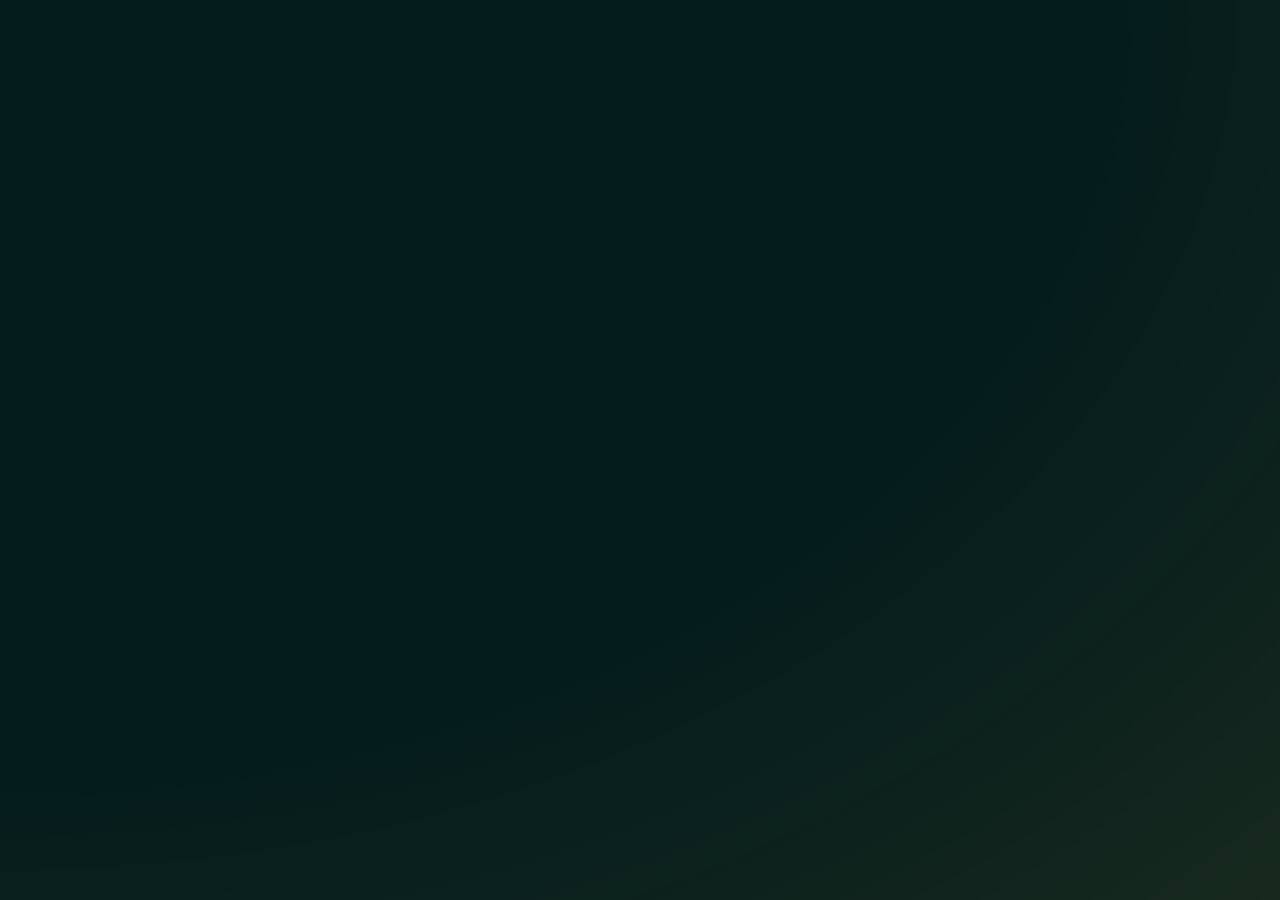
<file: skills/creative/pretext/templates/donut-orbit.html>
<!doctype html>
<html lang="en">
<head>
<meta charset="utf-8" />
<meta name="viewport" content="width=device-width,initial-scale=1,user-scalable=no" />
<title>NOUS · pretext</title>
<link rel="preconnect" href="https://fonts.googleapis.com">
<link rel="preconnect" href="https://fonts.gstatic.com" crossorigin>
<link href="https://fonts.googleapis.com/css2?family=Geist+Mono:wght@400;500&display=block" rel="stylesheet">
<style>
  :root { color-scheme: dark; }

  :root {
    --background:       color-mix(in srgb, #041C1C 100%, transparent);
    --background-base:  #041C1C;
    --background-alpha: 1;
    --background-blend: difference;
    --midground:        color-mix(in srgb, #ffe6cb 100%, transparent);
    --midground-base:   #ffe6cb;
    --midground-alpha:  1;
    --foreground:       color-mix(in srgb, #ffffff 0%, transparent);
    --foreground-base:  #ffffff;
    --foreground-alpha: 0;
    --foreground-blend: difference;
  }

  html, body {
    margin: 0;
    width: 100%;
    min-height: 100vh;
    overflow: hidden;
    background: #000;
  }

  /* literally center the composition in 100vh */
  body {
    display: flex;
    align-items: center;
    justify-content: center;
  }

  #stage {
    position: relative;
    z-index: 2;
    width: min(1240px, 100vw);
    height: min(720px, 100vh);
    cursor: grab;
    overflow: visible;
  }
  #stage:active { cursor: grabbing; }

  #c,
  #orbCanvas {
    display: block;
    position: absolute;
    left: calc((100vw - min(1240px, 100vw)) / -2);
    top: calc((100vh - min(720px, 100vh)) / -2);
    width: 100vw;
    height: 100vh;
    pointer-events: none;
  }
  #c { z-index: 3; }
  #orbCanvas {
    z-index: 4;
    opacity: 1;
  }
  #noiseCanvas {
    display: block;
    position: absolute;
    inset: 0;
    width: 100%;
    height: 100%;
    pointer-events: none;
  }
  #textLayer {
    position: absolute;
    inset: 0;
    z-index: 2;
    color: var(--midground-base);
    font: 400 10px/15px "Geist Mono", "JetBrains Mono", "SF Mono", SFMono-Regular, Menlo, Monaco, Consolas, "Liberation Mono", "Courier New", monospace;
    pointer-events: auto;
    user-select: text;
    -webkit-user-select: text;
  }
  #textLayer *::selection {
    background: var(--selection-bg, var(--midground));
    color: var(--background-base);
  }
  .flow-line {
    position: absolute;
    height: 20px;
    white-space: pre;
    overflow: visible;
    color: var(--midground-base);
  }
  #annotationLayer {
    position: absolute;
    inset: 0;
    z-index: 4;
    pointer-events: none;
    overflow: visible;
  }
  .annot {
    position: absolute;
    pointer-events: none;
    will-change: opacity, transform;
  }
  .tok-keyword { color: color-mix(in srgb, var(--midground-base) 54%, #ff174d); }
  .tok-string  { color: color-mix(in srgb, var(--midground-base) 52%, #ff6b3d); }
  .tok-comment { color: color-mix(in srgb, var(--midground-base) 42%, #7f1d1d); }
  .tok-number  { color: color-mix(in srgb, var(--midground-base) 50%, #ff2a6d); }
  .tok-const   { color: color-mix(in srgb, var(--midground-base) 48%, #ff003c); }

  .layer { position: fixed; inset: 0; pointer-events: none; }
  .bg-lens   { z-index: 1; background-color: var(--background); mix-blend-mode: var(--background-blend); }
  .vignette  { z-index: 99; background: radial-gradient(ellipse at 0% 0%, rgba(255,189,56,0) 60%, rgba(255,189,56,0.35) 100%); mix-blend-mode: lighten; opacity: 0.22; }
  .fg-lens   { z-index: 100; background-color: var(--foreground); mix-blend-mode: var(--foreground-blend); }
  .noise {
    z-index: 101;
    mix-blend-mode: difference;
  }
  #noiseCanvas {
    width: 100%;
    height: 100%;
    display: block;
  }
  .terminal-cursor {
    position: absolute;
    width: 0.6em;
    height: 1em;
    background: #fff;
    z-index: 6;
    pointer-events: none;
    mix-blend-mode: difference;
    animation: term-blink 1s steps(1, end) infinite;
  }
  @keyframes term-blink {
    0%, 60% { opacity: 1; }
    60.01%, 100% { opacity: 0; }
  }
  .cursor-anchor {
    display: inline-block;
    width: 0;
    height: 1em;
    vertical-align: text-top;
    pointer-events: none;
  }

  @font-face {
    font-family: "Mondwest";
    src: url("https://esm.sh/@nous-research/ui@0.4.0/dist/fonts/Mondwest-Regular.woff2") format("woff2");
    font-weight: 400; font-style: normal; font-display: block;
  }
  @font-face {
    font-family: "Geist Mono";
    src: url("https://cdn.jsdelivr.net/npm/@fontsource/geist-mono@5.2.5/files/geist-mono-latin-400-normal.woff2") format("woff2");
    font-weight: 400; font-style: normal; font-display: block;
  }
  @font-face {
    font-family: "JetBrains Mono";
    src: url("https://cdn.jsdelivr.net/npm/@fontsource/jetbrains-mono@5.2.5/files/jetbrains-mono-latin-400-normal.woff2") format("woff2");
    font-weight: 400; font-style: normal; font-display: block;
  }

  .font-primer { position: fixed; left: -9999px; top: -9999px; font: 400 26px "Mondwest", serif; }
</style>
</head>
<body>
<div id="stage"><div id="textLayer" aria-label="self-learning source stream"></div><div id="terminalCursor" class="terminal-cursor" hidden></div><canvas id="c"></canvas><canvas id="orbCanvas"></canvas></div>
<div class="layer bg-lens"></div>
<div class="layer vignette"></div>
<div class="layer fg-lens"></div>
<div class="layer noise"><canvas id="noiseCanvas"></canvas></div>
<div class="font-primer" aria-hidden="true">Aa Mondwest priming glyphs 0123456789</div>

<script type="module">
import {
  prepareWithSegments,
  layoutNextLineRange,
  materializeLineRange,
} from "https://esm.sh/@chenglou/pretext@0.0.6";
import gsap from "https://esm.sh/gsap@3.12.5";
import GUI from "https://esm.sh/lil-gui@0.19.2";

const SELF_LEARNING_SOURCE = String.raw`
type ToolId=u16; type FeatureId=u32; type W=f32;
struct Obs{tool:ToolId,reward:f32,lat:u32,feat:&'static[FeatureId],tok:u16}
struct Belief{prior:W,conf:W,last:u64,uses:u32}

#[inline] fn sig(x:f32)->f32{1.0/(1.0+(-x).exp())}
#[inline] fn decay(now:u64,last:u64)->f32{1.0-((now-last)as f32/900.0).min(1.0)*0.22}
#[inline] fn clamp8(x:f32)->f32{x.clamp(-8.0,8.0)}

fn score(theta:&[W],b:&[Belief],o:&Obs)->f32{
    let sparse=o.feat.iter().fold(0.0,|a,id|a+theta[*id as usize]);
    let belief=b[o.tool as usize].prior*b[o.tool as usize].conf.max(0.15);
    sparse+belief-(o.lat as f32*0.00072)-(o.tok as f32*0.00009)
}

fn update(theta:&mut[W],b:&mut[Belief],o:&Obs,now:u64,eta:f32){
    let p=sig(score(theta,b,o));
    let e=(o.reward-p).clamp(-1.0,1.0);
    let step=eta*e/(o.feat.len().max(1)as f32).sqrt();

    for id in o.feat{
        let w=&mut theta[*id as usize];
        *w=clamp8(*w+step-0.0003*w.signum());
    }

    let slot=&mut b[o.tool as usize];
    let d=decay(now,slot.last);
    let r=(o.reward-o.lat as f32*0.00035).clamp(-1.0,1.0);
    slot.prior=slot.prior*d+r*0.14+e*0.06;
    slot.conf=(slot.conf*0.93+r.abs()*0.07).min(1.0);
    slot.uses=slot.uses.saturating_add(1);
    slot.last=now;
}

fn consolidate(trace:&[Obs],theta:&mut[W],b:&mut[Belief],now:u64){
    let eta=0.042/(1.0+(trace.len()as f32*0.003));
    let mut credit=1.0;
    for o in trace.iter().rev(){
        update(theta,b,o,now,eta*credit);
        credit*=0.985;
    }
}

fn choose<'a>(theta:&[W],b:&[Belief],xs:&'a[Obs],temp:f32)->&'a Obs{
    xs.iter().max_by(|a,bx|{
        let sa=score(theta,b,a)/temp.max(0.05);
        let sb=score(theta,b,bx)/temp.max(0.05);
        sa.partial_cmp(&sb).unwrap()
    }).unwrap()
}
`;
const CODE_CHUNK = SELF_LEARNING_SOURCE
  .trim()
  .replace(/\t/g, "  ")
  .replace(/\n{3,}/g, "\n\n");
const STREAM_REPEAT_COUNT = 6;
const streamCorpus = Array.from({ length: STREAM_REPEAT_COUNT }, () => CODE_CHUNK).join("\n\n");

const stage = document.getElementById("stage");
const textLayer = document.getElementById("textLayer");
const canvas = document.getElementById("c");
const orbCanvas = document.getElementById("orbCanvas");
const ctx = canvas.getContext("2d", { alpha: true });
const orbCtx = orbCanvas.getContext("2d", { alpha: true });
let W = 0, H = 0, DPR = 1;
let canvasLeft = 0, canvasTop = 0, canvasW = 0, canvasH = 0;

let BODY_FONT = '400 10px "Geist Mono", "JetBrains Mono", "SF Mono", SFMono-Regular, Menlo, Monaco, Consolas, "Liberation Mono", "Courier New", monospace';
let BODY_LINE_H = 15;
let ASCII_FONT = '8px monospace';
let CELL_W = 4.8;
let CELL_H = 8;
const CHARS = ' ·:;+=░▒▓█';
const EMPTY = 0;
const CHARS_LAST = CHARS.length - 1;

const LOGO = ['N', 'O', 'U', 'S'].map((letter, i) => ({
  letter,
  rows: [
    i === 0
      ? '██░░░██,██░░░██,███░░██,█░██░██,█░░████,█░░░███,██░░░██,██░░░██,██░░░██'
      : i === 1
        ? '░█████░,██░░░██,██░░░██,██░░░██,██░░░██,██░░░██,██░░░██,██░░░██,░█████░'
        : i === 2
          ? '██░░░██,██░░░██,██░░░██,██░░░██,██░░░██,██░░░██,██░░░██,██░░░██,░█████░'
          : '░█████░,██░░░██,██░░░░░,░████░░,░░░░██░,░░░░░██,██░░░██,██░░░██,░█████░'
  ][0].split(',')
}));

function hash(x, y) {
  const n = Math.sin(x * 127.1 + y * 311.7) * 43758.5453;
  return n - Math.floor(n);
}
function charAt(t) {
  return CHARS[Math.min(CHARS.length - 1, Math.max(0, Math.floor(t * CHARS.length)))];
}
function gridDist(v, step) {
  return Math.abs(v / step - Math.round(v / step)) * step;
}
function rot(a, b, angle) {
  const c = Math.cos(angle), s = Math.sin(angle);
  return [a * c - b * s, a * s + b * c];
}
function hexToRGB(h) {
  const v = parseInt(h.slice(1), 16);
  return [(v >> 16) & 255, (v >> 8) & 255, v & 255];
}

let fontsReady = false;
let bodyPrepared = null;
function rebuildLayouts() {
  bodyPrepared = prepareWithSegments(streamCorpus, BODY_FONT, { whiteSpace: "pre-wrap" });
}

const LENS_0 = { bgBlend: "difference", bgColor: "#041C1C", bgOpacity: 1, mgColor: "#ffe6cb", mgOpacity: 1, fgBlend: "difference", fgColor: "#FFFFFF", fgOpacity: 0 };
const LENS_5I = { bgBlend: "multiply", bgColor: "#ffffff", bgOpacity: 1, mgColor: "#fffff5", mgOpacity: 1, fgBlend: "difference", fgColor: "#041a1f", fgOpacity: 1 };
const LENS = { current: null, mgBase: null, depthColors: null };
function colorMix(color, alpha) { return `color-mix(in srgb, ${color} ${Math.round(alpha * 100)}%, transparent)`; }
function precomputeDepthColors(mgColor) {
  const [r, g, b] = hexToRGB(mgColor);
  return Array.from({ length: 64 }, (_, i) => {
    const depth = i / 63;
    const m = 0.4 + depth * 0.6;
    return `rgba(${(r * m) | 0},${(g * m) | 0},${(b * m) | 0},${depth})`;
  });
}
function applyLens(preset) {
  LENS.current = preset;
  LENS.mgBase = preset.mgColor;
  LENS.depthColors = precomputeDepthColors(preset.mgColor);
  const s = document.documentElement.style;
  for (const [name, color, alpha] of [["foreground", preset.fgColor, preset.fgOpacity], ["midground", preset.mgColor, preset.mgOpacity], ["background", preset.bgColor, preset.bgOpacity]]) {
    s.setProperty(`--${name}`, colorMix(color, alpha));
    s.setProperty(`--${name}-base`, color);
    s.setProperty(`--${name}-alpha`, `${alpha}`);
  }
  s.setProperty("--background-blend", preset.bgBlend);
  s.setProperty("--foreground-blend", preset.fgBlend);
}
applyLens(LENS_0);
addEventListener("keydown", e => { if (e.key === "x" || e.key === "X") applyLens(LENS.current === LENS_0 ? LENS_5I : LENS_0); });
const SELECTION_COLORS = [
  "oklch(85% 0.12 330)",
  "oklch(85% 0.12 300)",
  "oklch(85% 0.12 270)",
  "oklch(85% 0.12 230)",
  "oklch(85% 0.12 180)",
  "oklch(85% 0.12 150)",
  "oklch(85% 0.12 120)",
  "oklch(85% 0.12 90)",
  "oklch(85% 0.12 60)",
  "oklch(85% 0.12 30)",
  "oklch(88% 0.10 80)",
];
let selectionIdx = 0;
function cycleSelectionColor() {
  requestAnimationFrame(() => {
    document.documentElement.style.setProperty("--selection-bg", SELECTION_COLORS[(selectionIdx = (selectionIdx + 1) % SELECTION_COLORS.length)]);
  });
}
document.addEventListener("selectstart", cycleSelectionColor);
addEventListener("keydown", e => {
  if ((e.ctrlKey || e.metaKey) && e.key.toLowerCase() === "a") {
    cycleSelectionColor();
    e.preventDefault();
    const selection = getSelection();
    const range = document.createRange();
    range.selectNodeContents(textLayer);
    selection.removeAllRanges();
    selection.addRange(range);
  }
});

let asciiMask, asciiChar, asciiGlyph, orbMask, orbChar, orbGlyph, obstacleRows, intervals;
let cols = 0, rows = 0;
let canvasCols = 0, canvasRows = 0;
let lastFrameTime = 0;
const drawnLines = { x: [], y: [], w: [], text: [], count: 0 };
let lineNodes = [];
let terminalAnchorEl = null;
let terminalLineEl = null;
let orbShapeControl = null;
let autoCubeCall = null;
let lastTextSignature = "";
const ORB = {
  panX: 0, panY: 0,
  orbitX: -1.42, orbitY: 0,
  radius: 0.135,
  zoom: 3,
  cubeScale: 1.8,
  autoSpin: 0.18,
  lat: 19,
  lon: 30,
  wire: 0.2,
  shape: "sphere",
  shapeMix: 0,
  drag: null,
  positioned: false,
  staged: false,
};
const SCENE = {
  orbBuildDuration: 1.45,
};

let nousStartTime = null;
const AUTO_CUBE_AFTER_NOUS_RESOLVE = 0.0;
function setOrbShape(shape, { reveal = false, syncControl = true } = {}) {
  ORB.shape = shape;
  if (syncControl) {
    ctrls.orbShape = shape;
    orbShapeControl?.updateDisplay();
  }
  if (reveal) {
    gsap.killTweensOf(orbCanvas);
    orbCanvas.style.opacity = "1";
  }
  gsap.killTweensOf(ORB, "shapeMix");
  gsap.to(ORB, {
    shapeMix: shape === "cube" ? 1 : 0,
    duration: Math.max(0.01, ctrls.shapeMorphDuration ?? 0.65),
    ease: "power2.inOut",
    onUpdate: () => { lastTextSignature = ""; },
  });
  lastTextSignature = "";
}
function sceneTimeNow() {
  return (typeof performance !== "undefined" ? performance.now() : Date.now()) * 0.001 - sceneEpoch;
}
function armNous(atTime = sceneTimeNow()) {
  if (nousStartTime !== null) return;
  const startAt = Math.max(0, atTime);
  nousStartTime = startAt;
  const delay = Math.max(0, startAt - sceneTimeNow()) + Math.max(0, ctrls.orbContainNous ?? 1.0);
  gsap.killTweensOf(orbCanvas);
  gsap.to(orbCanvas, {
    opacity: 0,
    duration: Math.max(0.05, ctrls.orbFadeDuration ?? 0.7),
    delay,
    ease: "power2.out",
  });
  autoCubeCall?.kill();
  const nousResolveAt = startAt + (LOGO.length - 1) * 0.4 + 1.0;
  const cubeAt = nousResolveAt + AUTO_CUBE_AFTER_NOUS_RESOLVE;
  autoCubeCall = gsap.delayedCall(Math.max(0, cubeAt - sceneTimeNow()), () => {
    setOrbShape("cube", { reveal: true, syncControl: false });
  });
}
function orbBuildStartTime() {
  return Math.max(0, ctrls.orbLead ?? 0);
}
function codeTypingStartTime() {
  return Math.max(0, orbBuildStartTime() + SCENE.orbBuildDuration * 0.62 - 0.3);
}

function logoCenterPan() {
  const aspect = cols / rows / 2;
  const h = 0.38;
  const w = h * 2.6 * 0.55;
  const halfStageX = (w / 2 / aspect) * W;
  const centerX = W * 0.5;
  const centerY = H * 0.5;
  return {
    panX: centerX / W - 0.5,
    panY: centerY / H - 0.5,
    left: centerX - halfStageX,
    right: centerX + halfStageX,
  };
}

function startSceneTimeline() {
  if (ORB.staged || !cols || !rows || !W || !H) return;
  ORB.staged = true;
  const now = sceneTimeNow();
  const startAt = Math.max(0, orbBuildStartTime() + SCENE.orbBuildDuration * 0.72 - now);
  gsap.timeline({ delay: startAt })
    .to(ORB, {
      orbitX: 0.55,
      orbitY: `+=${Math.PI * 1.85}`,
      duration: 2.4,
      ease: "power3.inOut",
      onUpdate: () => { lastTextSignature = ""; },
    }, "<")
    .to(ORB, {
      radius: 0.125,
      duration: 2.4,
      ease: "power3.inOut",
      onUpdate: () => { lastTextSignature = ""; },
    }, "<")
    .to(ORB, {
      wire: ctrls.orbWireLow,
      duration: ctrls.wireDropDuration,
      ease: "power2.inOut",
      onUpdate: () => { lastTextSignature = ""; },
      onComplete: () => {
        armNous(sceneTimeNow() + Math.max(0, ctrls.nousAfterWire));
      },
    });
}

function resize() {
  const r = stage.getBoundingClientRect();
  W = Math.max(1, Math.floor(r.width));
  H = Math.max(1, Math.floor(r.height));
  canvasLeft = r.left;
  canvasTop = r.top;
  canvasW = Math.max(1, window.innerWidth);
  canvasH = Math.max(1, window.innerHeight);
  DPR = Math.min(window.devicePixelRatio || 1, 2);
  canvas.width = Math.floor(canvasW * DPR);
  canvas.height = Math.floor(canvasH * DPR);
  orbCanvas.width = Math.floor(canvasW * DPR);
  orbCanvas.height = Math.floor(canvasH * DPR);
  ctx.setTransform(DPR, 0, 0, DPR, 0, 0);
  orbCtx.setTransform(DPR, 0, 0, DPR, 0, 0);
  ctx.font = ASCII_FONT;
  orbCtx.font = ASCII_FONT;
  CELL_W = ctx.measureText("M").width || CELL_W;
  cols = Math.ceil(W / CELL_W);
  rows = Math.ceil(H / CELL_H);
  canvasCols = Math.ceil(canvasW / CELL_W);
  canvasRows = Math.ceil(canvasH / CELL_H);
  asciiMask = new Uint8Array(canvasCols * canvasRows);
  asciiChar = new Uint8Array(canvasCols * canvasRows);
  asciiGlyph = new Array(canvasCols * canvasRows);
  orbMask = new Uint8Array(canvasCols * canvasRows);
  orbChar = new Uint8Array(canvasCols * canvasRows);
  orbGlyph = new Array(canvasCols * canvasRows);
  obstacleRows = Array.from({ length: rows }, () => []);
  intervals = new Float32Array(64);
  if (!ORB.positioned && W > 100 && H > 100) {
    ORB.panX = 0;
    ORB.panY = 0;
    ORB.positioned = true;
  }
  startSceneTimeline();
}
addEventListener("resize", () => { lastTextSignature = ""; resize(); });
function orbCenter() {
  const rNorm = ORB.radius * ORB.zoom;
  return {
    x: (0.5 + ORB.panX) * W,
    y: (0.5 + ORB.panY) * H,
    canvasX: (0.5 + ORB.panX) * W + canvasLeft,
    canvasY: (0.5 + ORB.panY) * H + canvasTop,
    r: rNorm * H,
    rNorm,
  };
}

stage.addEventListener("pointerdown", e => {
  const rect = stage.getBoundingClientRect();
  const center = orbCenter();
  const hitScale = ORB.shape === "cube" ? ORB.cubeScale : 1;
  const dx = e.clientX - rect.left - center.x;
  const dy = e.clientY - rect.top - center.y;
  if (Math.hypot(dx, dy) > center.r * 1.35 * hitScale) return;
  e.preventDefault();
  stage.setPointerCapture(e.pointerId);
  ORB.drag = {
    id: e.pointerId,
    mode: (e.ctrlKey || e.metaKey) ? "rotate" : "move",
    dx,
    dy,
    lastX: e.clientX,
    lastY: e.clientY,
  };
});
stage.addEventListener("pointermove", e => {
  if (!ORB.drag || ORB.drag.id !== e.pointerId) return;
  if (ORB.drag.mode === "rotate" || e.ctrlKey || e.metaKey) {
    const deltaX = e.clientX - ORB.drag.lastX;
    const deltaY = e.clientY - ORB.drag.lastY;
    ORB.orbitY += (deltaX / Math.max(1, W)) * Math.PI * 2;
    ORB.orbitX = Math.max(-1.5, Math.min(1.5, ORB.orbitX + (deltaY / Math.max(1, H)) * 4));
    ORB.drag.mode = "rotate";
    ORB.drag.lastX = e.clientX;
    ORB.drag.lastY = e.clientY;
    return;
  }
  const rect = stage.getBoundingClientRect();
  const cx = e.clientX - rect.left - ORB.drag.dx;
  const cy = e.clientY - rect.top - ORB.drag.dy;
  ORB.panX = cx / W - 0.5;
  ORB.panY = cy / H - 0.5;
  lastTextSignature = "";
});
stage.addEventListener("wheel", e => {
  const rect = stage.getBoundingClientRect();
  const center = orbCenter();
  const hitScale = ORB.shape === "cube" ? ORB.cubeScale : 1;
  const dx = e.clientX - rect.left - center.x;
  const dy = e.clientY - rect.top - center.y;
  if (Math.hypot(dx, dy) > center.r * 1.5 * hitScale) return;
  e.preventDefault();
  ORB.zoom *= Math.exp(-e.deltaY * 0.0012);
  ORB.zoom = Math.max(0.25, Math.min(12, ORB.zoom));
  lastTextSignature = "";
}, { passive: false });
stage.addEventListener("pointerup", e => {
  if (ORB.drag?.id === e.pointerId) ORB.drag = null;
});
stage.addEventListener("pointercancel", e => {
  if (ORB.drag?.id === e.pointerId) ORB.drag = null;
});
stage.addEventListener("dblclick", e => {
  const rect = stage.getBoundingClientRect();
  const center = orbCenter();
  const hitScale = ORB.shape === "cube" ? ORB.cubeScale : 1;
  const dx = e.clientX - rect.left - center.x;
  const dy = e.clientY - rect.top - center.y;
  if (Math.hypot(dx, dy) > center.r * 1.45 * hitScale) return;
  e.preventDefault();
  setOrbShape(ORB.shape === "sphere" ? "cube" : "sphere", { reveal: true });
});

function rasterizeNOUS(time) {
  asciiMask.fill(0);
  asciiGlyph.fill("");
  for (const r of obstacleRows) r.length = 0;

  // NOUS uses the same cell-shader/reveal language as bb-ascii's source logo.
  if (nousStartTime === null || time < nousStartTime) {
    mergeObstacleRows();
    return;
  }
  const t = Math.max(0, time - nousStartTime);
  const aspect = cols / rows / 2;
  const h = 0.38;
  const baseW = h * 2.6 * 0.55;
  const letterWidth = 7;
  const baseLetterPitch = 7.6;
  const letterGap = Math.max(0, ctrls.nousLetterSpacing ?? 0);
  const letterAdvance = baseLetterPitch + letterGap;
  const baseLogoUnits = LOGO.length * baseLetterPitch - 0.6;
  const logoUnits = LOGO.length * baseLetterPitch + (LOGO.length - 1) * letterGap - 0.6;
  const w = baseW * (logoUnits / baseLogoUnits);
  const nousRowMin = new Float32Array(rows);
  const nousRowMax = new Float32Array(rows);
  nousRowMin.fill(Infinity);
  nousRowMax.fill(-Infinity);

  for (let y = 0; y < rows; y++) {
    const ny = y / rows - 0.5;
    if (Math.abs(ny) > h / 2) continue;

    for (let x = 0; x < cols; x++) {
      const nx = (x / cols - 0.5) * aspect;
      if (Math.abs(nx) > w / 2) continue;

      const lx = (nx + w / 2) / w;
      const ly = (ny + h / 2) / h;
      const tx = lx * logoUnits;
      const idx = Math.floor(tx / letterAdvance);
      const cx = Math.floor(tx - idx * letterAdvance);
      const cy = Math.floor(ly * 9);

      if (idx < 0 || idx >= LOGO.length || cx >= letterWidth) continue;

      const { letter, rows: glyphRows } = LOGO[idx];
      const row = glyphRows[cy];
      if (!row || cx >= row.length || row[cx] !== '█') continue;

      const localT = Math.max(0, t - idx * 0.4);
      const phase1 = Math.min(1, localT);
      const phase2 = Math.min(1, Math.max(0, localT - 1));
      const reveal = phase1 * 1.5 - hash(cx, cy + idx * 10) * 0.5;

      if (phase1 < 1 && reveal <= 0) continue;

      const morph = phase2 + hash(cx, cy) * 0.3;
      const ch = phase1 < 1
        ? (reveal >= 1 ? letter : charAt(reveal))
        : charAt(morph);
      const drawC = Math.floor((canvasLeft + x * CELL_W + CELL_W * 0.5) / CELL_W);
      const drawR = Math.floor((canvasTop + y * CELL_H + CELL_H * 0.5) / CELL_H);
      let cellIdx = -1;
      if (drawR >= 0 && drawR < canvasRows && drawC >= 0 && drawC < canvasCols) {
        cellIdx = drawR * canvasCols + drawC;
        asciiMask[cellIdx] = 1;
        asciiChar[cellIdx] = Math.max(0, CHARS.indexOf(ch));
        if (CHARS.indexOf(ch) < 0) asciiGlyph[cellIdx] = ch;
      }
      const x0 = x * CELL_W;
      const x1 = x0 + CELL_W;
      if (x0 < nousRowMin[y]) nousRowMin[y] = x0;
      if (x1 > nousRowMax[y]) nousRowMax[y] = x1;
      // bb-ascii turns late morph cells into solid dark cell backgrounds. In
      // this transparent/lensed canvas, a full-block char carries that punch.
      if (cellIdx >= 0 && phase1 >= 1 && morph > 0.8) asciiChar[cellIdx] = CHARS.length - 1;
    }
  }

  // Slightly dilate/smooth the measured NOUS silhouette so surrounding text
  // does not visually "kiss" sharp letter corners (notably on the S).
  const smoothMin = new Float32Array(rows);
  const smoothMax = new Float32Array(rows);
  smoothMin.fill(Infinity);
  smoothMax.fill(-Infinity);
  for (let y = 0; y < rows; y++) {
    if (!Number.isFinite(nousRowMin[y])) continue;
    for (let oy = -1; oy <= 1; oy++) {
      const yy = y + oy;
      if (yy < 0 || yy >= rows) continue;
      if (!Number.isFinite(nousRowMin[yy])) continue;
      if (nousRowMin[yy] < smoothMin[y]) smoothMin[y] = nousRowMin[yy];
      if (nousRowMax[yy] > smoothMax[y]) smoothMax[y] = nousRowMax[yy];
    }
  }

  const pad = Math.max(4, CELL_W * 1.25);
  const bleedRows = 2;
  for (let y = 0; y < rows; y++) {
    if (!Number.isFinite(smoothMin[y])) continue;
    for (let oy = -bleedRows; oy <= bleedRows; oy++) {
      const row = y + oy;
      if (row < 0 || row >= rows) continue;
      const bleedPad = pad + Math.abs(oy) * CELL_W * 0.28;
      obstacleRows[row].push([
        Math.max(0, smoothMin[y] - bleedPad),
        Math.min(W, smoothMax[y] + bleedPad),
      ]);
    }
  }

  mergeObstacleRows();
}

function mergeObstacleRows() {
  for (const spans of obstacleRows) {
    if (spans.length < 2) continue;
    spans.sort((a, b) => a[0] - b[0]);
    let w = 0;
    for (let i = 1; i < spans.length; i++) {
      const last = spans[w], cur = spans[i];
      if (cur[0] <= last[1] + CELL_W * 3.1) last[1] = Math.max(last[1], cur[1]);
      else spans[++w] = cur;
    }
    spans.length = w + 1;
  }
}

const CUBE_VERTS = [
  [-1, -1, -1], [1, -1, -1], [1, 1, -1], [-1, 1, -1],
  [-1, -1, 1], [1, -1, 1], [1, 1, 1], [-1, 1, 1],
];
const CUBE_EDGES = [
  [0, 1], [1, 2], [2, 3], [3, 0],
  [4, 5], [5, 6], [6, 7], [7, 4],
  [0, 4], [1, 5], [2, 6], [3, 7],
];
function projectCubeVerts(center, radiusPx, orbitX, orbitY, scale = 1) {
  const camZ = 3.3;
  const projScale = radiusPx * 1.34 * scale;
  return CUBE_VERTS.map(([vx, vy, vz]) => {
    const [rx, ry, rz] = rotateOrbVec(vx, vy, vz, orbitX, orbitY);
    const inv = 1 / (camZ + rz);
    return {
      x: center.canvasX + rx * projScale * inv,
      y: center.canvasY + ry * projScale * inv,
      d: (rz + 1) * 0.5,
    };
  });
}
function convexHull(points) {
  if (points.length <= 2) return points.slice();
  const pts = points
    .map(p => ({ x: p.x, y: p.y }))
    .sort((a, b) => (a.x - b.x) || (a.y - b.y));
  const cross = (o, a, b) => (a.x - o.x) * (b.y - o.y) - (a.y - o.y) * (b.x - o.x);
  const lower = [];
  for (const p of pts) {
    while (lower.length >= 2 && cross(lower[lower.length - 2], lower[lower.length - 1], p) <= 0) lower.pop();
    lower.push(p);
  }
  const upper = [];
  for (let i = pts.length - 1; i >= 0; i--) {
    const p = pts[i];
    while (upper.length >= 2 && cross(upper[upper.length - 2], upper[upper.length - 1], p) <= 0) upper.pop();
    upper.push(p);
  }
  lower.pop();
  upper.pop();
  return lower.concat(upper);
}
function makeEmptySpanRows() {
  return Array.from({ length: rows }, () => ({ left: Infinity, right: -Infinity }));
}
function addSpan(spanRows, row, left, right) {
  if (row < 0 || row >= rows || right <= left) return;
  if (left < spanRows[row].left) spanRows[row].left = left;
  if (right > spanRows[row].right) spanRows[row].right = right;
}
function collectCubeObstacleRows(center, radiusPx, orbitX, orbitY, obstacleScale) {
  const spanRows = makeEmptySpanRows();
  if (obstacleScale <= 0.0001) return spanRows;
  const projected = projectCubeVerts(center, radiusPx, orbitX, orbitY, ORB.cubeScale * obstacleScale)
    .map(p => ({ x: p.x - canvasLeft, y: p.y - canvasTop }));
  const hull = convexHull(projected);
  if (hull.length < 3) return spanRows;

  let yMin = Infinity;
  let yMax = -Infinity;
  for (const p of hull) {
    if (p.y < yMin) yMin = p.y;
    if (p.y > yMax) yMax = p.y;
  }
  const r0 = Math.max(0, Math.floor((yMin - CELL_H) / CELL_H));
  const r1 = Math.min(rows - 1, Math.ceil((yMax + CELL_H) / CELL_H));
  const pad = Math.max(4, CELL_W * 1.6);

  for (let row = r0; row <= r1; row++) {
    const scanY = row * CELL_H + CELL_H * 0.5;
    const xs = [];
    for (let i = 0; i < hull.length; i++) {
      const a = hull[i];
      const b = hull[(i + 1) % hull.length];
      const y0 = a.y;
      const y1 = b.y;
      if ((y0 <= scanY && scanY < y1) || (y1 <= scanY && scanY < y0)) {
        const t = (scanY - y0) / (y1 - y0);
        xs.push(a.x + (b.x - a.x) * t);
      }
    }
    if (xs.length < 2) continue;
    xs.sort((a, b) => a - b);
    for (let i = 0; i + 1 < xs.length; i += 2) {
      const left = Math.max(0, xs[i] - pad);
      const right = Math.min(W, xs[i + 1] + pad);
      if (right - left > CELL_W) addSpan(spanRows, row, left, right);
    }
  }
  return spanRows;
}
function collectSphereObstacleRows(center, radiusNorm, obstacleScale, rPad) {
  const spanRows = makeEmptySpanRows();
  const obstacleRadiusNorm = radiusNorm * obstacleScale;
  const obstaclePadNorm = (rPad / H) * obstacleScale;
  if (obstacleRadiusNorm <= 0.0001) return spanRows;

  const radiusPx = radiusNorm * H;
  const rMin = Math.floor((center.canvasY - radiusPx - rPad) / CELL_H);
  const rMax = Math.ceil((center.canvasY + radiusPx + rPad) / CELL_H);
  for (let r = rMin; r <= rMax; r++) {
    const y = r * CELL_H + CELL_H * 0.5;
    const stageY = y - canvasTop;
    const pyForObstacle = stageY / H - 0.5 - ORB.panY;
    if (Math.abs(pyForObstacle) > obstacleRadiusNorm + obstaclePadNorm) continue;
    const halfNorm = Math.sqrt(Math.max(0, (obstacleRadiusNorm + obstaclePadNorm) ** 2 - pyForObstacle * pyForObstacle));
    const halfPx = halfNorm * H;
    const stageRow = Math.floor(stageY / CELL_H);
    addSpan(spanRows, stageRow, center.x - halfPx, center.x + halfPx);
  }
  return spanRows;
}
function pushMorphedObstacleRows(sphereRows, cubeRows, mix) {
  const centerX = W * (0.5 + ORB.panX);
  for (let row = 0; row < rows; row++) {
    const sphereValid = Number.isFinite(sphereRows[row].left);
    const cubeValid = Number.isFinite(cubeRows[row].left);
    if (!sphereValid && !cubeValid) continue;
    const sLeft = sphereValid ? sphereRows[row].left : centerX;
    const sRight = sphereValid ? sphereRows[row].right : centerX;
    const cLeft = cubeValid ? cubeRows[row].left : centerX;
    const cRight = cubeValid ? cubeRows[row].right : centerX;
    const left = sLeft + (cLeft - sLeft) * mix;
    const right = sRight + (cRight - sRight) * mix;
    if (right - left > CELL_W) obstacleRows[row].push([Math.max(0, left), Math.min(W, right)]);
  }
}
function rotateOrbVec(vx, vy, vz, orbitX, orbitY) {
  let a = rot(vy, vz, orbitX); vy = a[0]; vz = a[1];
  a = rot(vx, vz, orbitY); vx = a[0]; vz = a[1];
  return [vx, vy, vz];
}
function rasterizeCubeWire(center, radiusPx, buildPhase, orbitX, orbitY, weight = 1) {
  const unit = Math.max(1, Math.min(CELL_W, CELL_H));
  const wirePx = Math.max(1, ORB.wire * radiusPx * 0.17);
  const brush = Math.max(0, Math.ceil((wirePx - unit * 0.45) / unit));
  const projected = projectCubeVerts(center, radiusPx, orbitX, orbitY, ORB.cubeScale);

  for (let ei = 0; ei < CUBE_EDGES.length; ei++) {
    const [a, b] = CUBE_EDGES[ei];
    const p0 = projected[a];
    const p1 = projected[b];
    const dx = p1.x - p0.x;
    const dy = p1.y - p0.y;
    const len = Math.hypot(dx, dy);
    const steps = Math.max(2, Math.ceil(len / Math.max(1, unit * 0.45)));
    for (let s = 0; s <= steps; s++) {
      const t = s / steps;
      const px = p0.x + dx * t;
      const py = p0.y + dy * t;
      const depth = p0.d + (p1.d - p0.d) * t;
      const c = Math.floor(px / CELL_W);
      const r = Math.floor(py / CELL_H);
      for (let oy = -brush; oy <= brush; oy++) {
        for (let ox = -brush; ox <= brush; ox++) {
          if (brush > 0 && ox * ox + oy * oy > brush * brush + 0.25) continue;
          const cc = c + ox;
          const rr = r + oy;
          if (rr < 0 || rr >= canvasRows || cc < 0 || cc >= canvasCols) continue;
          const reveal = buildPhase * 1.45 - hash(cc + ei * 13, rr + ei * 17) * 0.5;
          if (buildPhase < 1 && reveal <= 0) continue;
          const idx = rr * canvasCols + cc;
          const val = buildPhase < 1
            ? Math.min(CHARS_LAST, Math.floor(reveal * CHARS_LAST))
            : Math.min(CHARS_LAST, Math.floor((0.45 + depth * 0.55) * CHARS_LAST));
          const weightedVal = Math.min(CHARS_LAST, Math.floor(val * weight));
          if (weightedVal <= 0) continue;
          orbMask[idx] = 1;
          orbGlyph[idx] = "";
          if (weightedVal > orbChar[idx]) orbChar[idx] = weightedVal;
        }
      }
    }
  }
}

function rasterizeOrb(time) {
  orbMask.fill(0);
  orbChar.fill(0);
  orbGlyph.fill("");
  const buildStart = orbBuildStartTime();
  if (time < buildStart) return;
  const shapeMix = Math.max(0, Math.min(1, ORB.shapeMix ?? (ORB.shape === "cube" ? 1 : 0)));
  const sphereWeight = 1 - shapeMix;
  const cubeWeight = shapeMix;
  const sphereOrbitX = ORB.orbitX;
  const sphereOrbitY = ORB.orbitY + time * ORB.autoSpin;
  const cubeOrbitX = ORB.orbitX + time * ORB.autoSpin * 0.72;
  const cubeOrbitY = ORB.orbitY + time * ORB.autoSpin * 1.35;
  const latStep = Math.PI / ORB.lat;
  const lonStep = (Math.PI * 2) / ORB.lon;
  const rPad = 15.5;
  const center = orbCenter();
  const radiusPx = center.r;
  const radiusNorm = center.rNorm;
  const buildPhase = Math.min(1, Math.max(0, (time - buildStart) / SCENE.orbBuildDuration));
  const spacePhase = Math.min(1, Math.max(0, (time - buildStart) / Math.max(0.001, ctrls.orbSpaceDuration)));
  const spaceGrow = Math.pow(spacePhase, Math.max(0.01, ctrls.orbSpaceEase));
  const spaceStart = Math.max(0, Math.min(1, ctrls.orbSpaceStart));
  const obstacleScale = spaceStart + (1 - spaceStart) * spaceGrow;
  const rMin = Math.floor((center.canvasY - radiusPx - rPad) / CELL_H);
  const rMax = Math.ceil((center.canvasY + radiusPx + rPad) / CELL_H);

  const sphereObstacleRows = collectSphereObstacleRows(center, radiusNorm, obstacleScale, rPad);
  const cubeObstacleRows = collectCubeObstacleRows(center, radiusPx, cubeOrbitX, cubeOrbitY, obstacleScale);
  pushMorphedObstacleRows(sphereObstacleRows, cubeObstacleRows, shapeMix);

  if (cubeWeight > 0.001) {
    rasterizeCubeWire(center, radiusPx, buildPhase, cubeOrbitX, cubeOrbitY, cubeWeight);
  }
  if (sphereWeight <= 0.001) {
    mergeObstacleRows();
    return;
  }

  const cMin = Math.floor((center.canvasX - radiusPx - rPad) / CELL_W);
  const cMax = Math.ceil((center.canvasX + radiusPx + rPad) / CELL_W);
  for (let r = rMin; r <= rMax; r++) {
    const y = r * CELL_H + CELL_H * 0.5;
    const stageY = y - canvasTop;
    for (let c = cMin; c <= cMax; c++) {
      // Direct port of bb-ascii/app/nous/sphere/page.tsx:
      // px uses width/height normalization, py is row-normalized, then both
      // are offset by pan. This is what makes the sphere circular on screen.
      const stageX = c * CELL_W + CELL_W * 0.5 - canvasLeft;
      const px = (stageX / W - 0.5 - ORB.panX) * (W / H);
      const py = stageY / H - 0.5 - ORB.panY;
      const d2 = px * px + py * py;
      if (d2 > radiusNorm * radiusNorm) continue;

      const pz = Math.sqrt(radiusNorm * radiusNorm - d2);
      const depth = (pz / radiusNorm) * 0.5 + 0.5;

      let sx = px / radiusNorm, sy = py / radiusNorm, sz = pz / radiusNorm;
      let a = rot(sy, sz, sphereOrbitX); sy = a[0]; sz = a[1];
      a = rot(sx, sz, sphereOrbitY); sx = a[0]; sz = a[1];

      const latD = gridDist(Math.asin(Math.max(-1, Math.min(1, sy))) + Math.PI / 2, latStep);
      const lonD = gridDist(Math.atan2(sz, sx) + Math.PI, lonStep);
      const wire = ORB.wire * (0.3 + depth * 0.7);
      const minD = Math.min(latD, lonD);
      if (minD > wire) continue;

      const edge = 1 - minD / wire;
      if (r >= 0 && r < canvasRows && c >= 0 && c < canvasCols) {
        const reveal = buildPhase * 1.5 - hash(c, r) * 0.5;
        if (buildPhase < 1 && reveal <= 0) continue;
        const idx = r * canvasCols + c;
        const val = buildPhase < 1
          ? Math.min(CHARS_LAST, Math.floor(reveal * CHARS_LAST))
          : Math.min(CHARS_LAST, Math.floor(edge * (0.4 + depth * 0.6) * CHARS.length));
        const weightedVal = Math.min(CHARS_LAST, Math.floor(val * sphereWeight));
        if (weightedVal <= 0) continue;
        orbMask[idx] = 1;
        orbGlyph[idx] = "";
        if (weightedVal > orbChar[idx]) orbChar[idx] = weightedVal;
      }
    }
  }

  mergeObstacleRows();
}

let typedChars = 0;
let typedPrepared = null;
let typedDirty = true;
let typedBudget = 0;

function tickTyping(time, dt) {
  if (!bodyPrepared) return;
  if (time < codeTypingStartTime()) return;
  const cps = Math.max(1, ctrls.typeSpeed ?? 42);
  typedBudget += dt * cps;
  const steps = Math.min(240, Math.floor(typedBudget));
  if (steps > 0) {
    typedBudget -= steps;
    typedChars = Math.min(streamCorpus.length, typedChars + steps);
    typedDirty = true;
  }
}

function getTypedPrepared() {
  if (!typedDirty && typedPrepared) return typedPrepared;
  const cap = Math.max(0, Math.floor(typedChars));
  const visible = streamCorpus.slice(0, cap);
  typedPrepared = prepareWithSegments(visible, BODY_FONT, { whiteSpace: "pre-wrap" });
  typedDirty = false;
  return typedPrepared;
}

function layoutParagraphs() {
  drawnLines.count = 0;
  if (typedChars <= 0) return;
  const prepared = getTypedPrepared();
  ctx.font = BODY_FONT;
  const MARGIN_X = Math.max(32, Math.min(72, W * 0.06));
  const MIN_LINE_W = 120;
  const yStart = Math.max(32, H * 0.08);
  const yEnd = H - 32;
  let cursor = { segmentIndex: 0, graphemeIndex: 0 };

  for (let y = yStart; y < yEnd; y += BODY_LINE_H) {
    const row = Math.max(0, Math.min(rows - 1, Math.floor(y / CELL_H)));
    const spans = obstacleRows[row] || [];
    let n = 0;
    let x = MARGIN_X;

    for (const [a, b] of spans) {
      const left = Math.max(MARGIN_X, a);
      const right = Math.min(W - MARGIN_X, b);
      if (left - x >= MIN_LINE_W) { intervals[n++] = x; intervals[n++] = left - 10; }
      x = Math.max(x, right + 10);
    }
    if (W - MARGIN_X - x >= MIN_LINE_W) { intervals[n++] = x; intervals[n++] = W - MARGIN_X; }
    if (!n) { intervals[n++] = MARGIN_X; intervals[n++] = W - MARGIN_X; }

    for (let k = 0; k < n; k += 2) {
      const ix0 = intervals[k], ix1 = intervals[k + 1];
      const range = layoutNextLineRange(prepared, cursor, ix1 - ix0);
      if (!range) return;
      const line = materializeLineRange(prepared, range);
      const i = drawnLines.count++;
      drawnLines.x[i] = ix0;
      drawnLines.y[i] = y;
      drawnLines.w[i] = ix1 - ix0;
      drawnLines.text[i] = line.text;
      cursor = range.end;
    }
  }
}

function escapeHTML(text) {
  return text
    .replaceAll("&", "&amp;")
    .replaceAll("<", "&lt;")
    .replaceAll(">", "&gt;");
}

function highlightSource(text) {
  const token = /("(?:\\.|[^"\\])*"|'(?:\\.|[^'\\])*'|\/\/[^\n]*|\b(?:as|break|const|else|enum|false|fn|for|if|impl|in|let|match|mut|pub|return|self|static|struct|true|type|use|where|while)\b|\b[A-Z_]{2,}\b|\b\d+(?:\.\d+)?\b)/g;
  let out = "";
  let last = 0;
  for (const match of text.matchAll(token)) {
    const value = match[0];
    out += escapeHTML(text.slice(last, match.index));
    const cls = value.startsWith("#")
      ? "tok-comment"
      : value.startsWith('"') || value.startsWith("'")
        ? "tok-string"
        : /^\d/.test(value)
          ? "tok-number"
          : /^[A-Z_]{2,}$/.test(value)
            ? "tok-const"
            : "tok-keyword";
    out += `<span class="${cls}">${escapeHTML(value)}</span>`;
    last = match.index + value.length;
  }
  out += escapeHTML(text.slice(last));
  return out;
}

function renderTextLayer() {
  const parts = [LENS.mgBase, drawnLines.count];
  for (let i = 0; i < drawnLines.count; i++) {
    parts.push(drawnLines.x[i] | 0, drawnLines.y[i] | 0, drawnLines.w[i] | 0, drawnLines.text[i]);
  }
  const signature = parts.join("|");
  if (signature === lastTextSignature) return;
  lastTextSignature = signature;

  ctx.font = BODY_FONT;
  textLayer.style.color = LENS.mgBase;
  textLayer.style.setProperty("--midground-base", LENS.mgBase);

  while (lineNodes.length < drawnLines.count) {
    const el = document.createElement("div");
    el.className = "flow-line";
    textLayer.appendChild(el);
    lineNodes.push(el);
  }
  terminalAnchorEl = null;
  terminalLineEl = null;
  for (let i = 0; i < lineNodes.length; i++) {
    const el = lineNodes[i];
    if (i >= drawnLines.count) {
      el.hidden = true;
      continue;
    }
    const text = drawnLines.text[i];
    const isTail = i === drawnLines.count - 1;
    el.hidden = false;
    el.innerHTML = isTail
      ? `${highlightSource(text)}<span class="cursor-anchor" aria-hidden="true"></span>`
      : highlightSource(text);
    el.style.left = `${drawnLines.x[i]}px`;
    el.style.top = `${drawnLines.y[i] - BODY_LINE_H + 4}px`;
    el.style.width = `${drawnLines.w[i]}px`;
    el.style.textAlign = "left";
    el.style.wordSpacing = "0px";
    if (isTail) {
      terminalAnchorEl = el.querySelector(".cursor-anchor");
      terminalLineEl = el;
    }
  }
}


let sceneEpoch = 0;

function restartScene() {
  gsap.killTweensOf(ORB);
  gsap.killTweensOf(orbCanvas);
  autoCubeCall?.kill();
  autoCubeCall = null;
  ORB.panX = 0;
  ORB.panY = 0;
  ORB.zoom = ctrls.orbZoom;
  ORB.cubeScale = ctrls.cubeScale;
  ORB.shape = ctrls.orbShape;
  ORB.shapeMix = ctrls.orbShape === "cube" ? 1 : 0;
  ORB.orbitX = -1.42;
  ORB.orbitY = 0;
  ORB.wire = ctrls.orbWire;
  orbCanvas.style.opacity = "1";
  ORB.staged = false;
  ORB.positioned = true;
  typedChars = 0;
  typedBudget = 0;
  typedPrepared = null;
  typedDirty = true;
  nousStartTime = null;
  sceneEpoch = (typeof performance !== "undefined" ? performance.now() : Date.now()) * 0.001;
  lastTextSignature = "";
  startSceneTimeline();
}

function applyFontSizes() {
  const bodyPx = ctrls.bodyFontSize;
  const asciiPx = ctrls.asciiFontSize;
  BODY_FONT = `400 ${bodyPx}px "JetBrains Mono", "SF Mono", SFMono-Regular, Menlo, Monaco, Consolas, "Liberation Mono", "Courier New", monospace`;
  BODY_LINE_H = Math.round(bodyPx * 1.45);
  ASCII_FONT = `${asciiPx}px monospace`;
  CELL_H = asciiPx;
  textLayer.style.font = `400 ${bodyPx}px/${BODY_LINE_H}px "JetBrains Mono", "SF Mono", SFMono-Regular, Menlo, Monaco, Consolas, "Liberation Mono", "Courier New", monospace`;
  rebuildLayouts();
  typedPrepared = null;
  typedDirty = true;
  resize();
  lastTextSignature = "";
}

function applyColors() {
  if (!LENS.current) return;
  LENS.current.bgColor = ctrls.bgColor;
  LENS.current.mgColor = ctrls.mgColor;
  LENS.current.fgColor = ctrls.fgColor;
  applyLens(LENS.current);
  lastTextSignature = "";
}

const ctrls = {
  bodyFontSize: 10,
  asciiFontSize: 8,
  autoSpin: 0.18,
  orbShape: "sphere",
  shapeMorphDuration: 0.65,
  cubeScale: 1.8,
  orbLead: 0.35,
  orbZoom: 3,
  orbRadius: 0.135,
  orbWire: 0.2,
  orbSpaceStart: 0.82,
  orbSpaceDuration: 0.7,
  orbSpaceEase: 1.1,
  orbWireLow: 0.01,
  wireDropDuration: 1.2,
  orbFadeDuration: 0.85,
  orbContainNous: 1.0,
  nousAfterWire: 0,
  nousLetterSpacing: 2.7,
  typeSpeed: 816,
  bgColor: "#041C1C",
  mgColor: "#ffe6cb",
  fgColor: "#FFFFFF",
  noiseEnabled: true,
  noiseColor: "#eaeaea",
  noiseDensity: 0.11,
  noiseOpacity: 0.25,
  noiseSize: 1,
  noiseBlend: "difference",
  restart: () => restartScene(),
};

const DEV_MODE = new URLSearchParams(window.location.search).has("dev");
if (DEV_MODE) {
  const gui = new GUI({ title: "controls" });
  gui.add(ctrls, "bodyFontSize", 10, 22, 1).name("body font").onChange(applyFontSizes);
  gui.add(ctrls, "asciiFontSize", 8, 20, 1).name("ascii font").onChange(applyFontSizes);
  gui.add(ctrls, "autoSpin", 0, 0.6, 0.01).name("auto-spin").onChange(v => { ORB.autoSpin = v; });
  orbShapeControl = gui.add(ctrls, "orbShape", ["sphere", "cube"]).name("orb shape").onChange(v => {
    setOrbShape(v);
  });
  gui.add(ctrls, "shapeMorphDuration", 0.05, 2, 0.01).name("shape morph (s)");
  gui.add(ctrls, "orbLead", 0, 6, 0.05).name("orb start (s)").onFinishChange(() => restartScene());
  gui.add(ctrls, "orbZoom", 0.25, 12, 0.01).name("orb zoom").onChange(v => { ORB.zoom = v; });
  gui.add(ctrls, "cubeScale", 0.8, 3.5, 0.01).name("cube scale").onChange(v => { ORB.cubeScale = v; });
  gui.add(ctrls, "orbRadius", 0.08, 0.4, 0.005).name("orb radius").onChange(v => { ORB.radius = v; });
  gui.add(ctrls, "orbSpaceStart", 0.4, 1, 0.01).name("space start");
  gui.add(ctrls, "orbSpaceDuration", 0.2, 4, 0.05).name("space grow (s)");
  gui.add(ctrls, "orbSpaceEase", 0.4, 3, 0.05).name("space ease");
  gui.add(ctrls, "orbWire", 0.01, 0.2, 0.005).name("wire start").onChange(v => { ORB.wire = v; });
  gui.add(ctrls, "orbWireLow", 0.005, 0.12, 0.001).name("wire low").onFinishChange(() => restartScene());
  gui.add(ctrls, "wireDropDuration", 0.4, 6, 0.05).name("wire drop (s)").onFinishChange(() => restartScene());
  gui.add(ctrls, "orbContainNous", 0, 3, 0.05).name("orb contain NOUS");
  gui.add(ctrls, "orbFadeDuration", 0.1, 3, 0.05).name("orb fade on NOUS");
  gui.add(ctrls, "nousAfterWire", 0, 4, 0.05).name("NOUS after wire").onFinishChange(() => restartScene());
  gui.add(ctrls, "nousLetterSpacing", 0, 4, 0.05).name("NOUS spacing");
  gui.add(ctrls, "typeSpeed", 0, 4000, 10).name("type speed");
  gui.addColor(ctrls, "bgColor").name("background").onChange(applyColors);
  gui.addColor(ctrls, "mgColor").name("midground").onChange(applyColors);
  gui.addColor(ctrls, "fgColor").name("foreground").onChange(applyColors);
  const noiseFolder = gui.addFolder("noise");
  noiseFolder.add(ctrls, "noiseEnabled").name("on");
  noiseFolder.addColor(ctrls, "noiseColor").name("color");
  noiseFolder.add(ctrls, "noiseDensity", 0, 1, 0.01).name("density");
  noiseFolder.add(ctrls, "noiseOpacity", 0, 1, 0.01).name("opacity");
  noiseFolder.add(ctrls, "noiseSize", 0.1, 10, 0.1).name("size");
  noiseFolder.add(ctrls, "noiseBlend", [
    "normal", "multiply", "screen", "difference", "exclusion",
    "color-dodge", "color-burn", "hard-light", "soft-light", "overlay", "lighten",
  ]).name("blend").onChange(v => { document.querySelector(".noise").style.mixBlendMode = v; });
  gui.add(ctrls, "restart").name("restart anim");
}

const terminalCursorEl = document.getElementById("terminalCursor");
function getLastCharRect(lineEl) {
  if (!lineEl) return null;
  const walker = document.createTreeWalker(lineEl, NodeFilter.SHOW_TEXT);
  let lastTextNode = null;
  let node = walker.nextNode();
  while (node) {
    if (node.nodeValue && node.nodeValue.length) lastTextNode = node;
    node = walker.nextNode();
  }
  if (!lastTextNode) return null;
  const end = lastTextNode.nodeValue.length;
  if (!end) return null;
  const range = document.createRange();
  range.setStart(lastTextNode, end - 1);
  range.setEnd(lastTextNode, end);
  const rects = range.getClientRects();
  const rect = rects.length ? rects[rects.length - 1] : range.getBoundingClientRect();
  return rect && (rect.width || rect.height) ? rect : null;
}
function updateTerminalCursor() {
  if (!drawnLines.count || !terminalAnchorEl || !terminalLineEl) {
    terminalCursorEl.hidden = true;
    return;
  }
  const stageRect = stage.getBoundingClientRect();
  const charRect = getLastCharRect(terminalLineEl);
  const anchorRect = terminalAnchorEl.getBoundingClientRect();
  if (!anchorRect.width && !anchorRect.height) {
    terminalCursorEl.hidden = true;
    return;
  }
  const fontSize = parseInt(BODY_FONT.match(/(\d+)px/)?.[1] || "12", 10);
  const fallbackW = Math.max(6, Math.round(fontSize * 0.6));
  const leftPx = (charRect?.left ?? (anchorRect.left - fallbackW)) - stageRect.left;
  const topPx = (charRect?.top ?? anchorRect.top) - stageRect.top;
  const widthPx = Math.max(1, Math.round(charRect?.width || fallbackW));
  const heightPx = Math.max(1, Math.round(charRect?.height || (BODY_LINE_H - 4)));
  const left = Math.round(leftPx);
  const top = Math.round(topPx);
  terminalCursorEl.style.left = `${left}px`;
  terminalCursorEl.style.top = `${top}px`;
  terminalCursorEl.style.height = `${heightPx}px`;
  terminalCursorEl.style.width = `${widthPx}px`;
  terminalCursorEl.style.fontSize = `${fontSize}px`;
  terminalCursorEl.hidden = false;
}

const noiseCanvas = document.getElementById("noiseCanvas");
const noiseGL = noiseCanvas.getContext("webgl", { alpha: true, premultipliedAlpha: true })
  || noiseCanvas.getContext("experimental-webgl", { alpha: true, premultipliedAlpha: true });
let noiseProgram = null;
let noiseLocs = null;
function initNoise() {
  if (!noiseGL) return;
  const vertSrc = `
    attribute vec2 aPos;
    varying vec2 vUv;
    void main() {
      vUv = aPos * 0.5 + 0.5;
      gl_Position = vec4(aPos, 0.0, 1.0);
    }
  `;
  const fragSrc = `
    precision mediump float;
    varying vec2 vUv;
    uniform vec2 uRes;
    uniform float uDpr;
    uniform float uSize;
    uniform float uDensity;
    uniform float uOpacity;
    uniform vec3 uColor;
    float hash(vec2 p) {
      vec3 p3 = fract(vec3(p.xyx) * 0.1031);
      p3 += dot(p3, p3.yzx + 33.33);
      return fract((p3.x + p3.y) * p3.z);
    }
    void main() {
      float n = hash(floor(vUv * uRes / (uSize * uDpr)));
      gl_FragColor = vec4(uColor, step(1.0 - uDensity, n)) * uOpacity;
    }
  `;
  function compile(type, src) {
    const sh = noiseGL.createShader(type);
    noiseGL.shaderSource(sh, src);
    noiseGL.compileShader(sh);
    return sh;
  }
  const vs = compile(noiseGL.VERTEX_SHADER, vertSrc);
  const fs = compile(noiseGL.FRAGMENT_SHADER, fragSrc);
  noiseProgram = noiseGL.createProgram();
  noiseGL.attachShader(noiseProgram, vs);
  noiseGL.attachShader(noiseProgram, fs);
  noiseGL.linkProgram(noiseProgram);
  noiseGL.useProgram(noiseProgram);

  const buf = noiseGL.createBuffer();
  noiseGL.bindBuffer(noiseGL.ARRAY_BUFFER, buf);
  noiseGL.bufferData(noiseGL.ARRAY_BUFFER, new Float32Array([-1, -1, 1, -1, -1, 1, 1, 1]), noiseGL.STATIC_DRAW);
  const aPos = noiseGL.getAttribLocation(noiseProgram, "aPos");
  noiseGL.enableVertexAttribArray(aPos);
  noiseGL.vertexAttribPointer(aPos, 2, noiseGL.FLOAT, false, 0, 0);

  noiseLocs = {
    uRes: noiseGL.getUniformLocation(noiseProgram, "uRes"),
    uDpr: noiseGL.getUniformLocation(noiseProgram, "uDpr"),
    uSize: noiseGL.getUniformLocation(noiseProgram, "uSize"),
    uDensity: noiseGL.getUniformLocation(noiseProgram, "uDensity"),
    uOpacity: noiseGL.getUniformLocation(noiseProgram, "uOpacity"),
    uColor: noiseGL.getUniformLocation(noiseProgram, "uColor"),
  };

  noiseGL.enable(noiseGL.BLEND);
  noiseGL.blendFunc(noiseGL.ONE, noiseGL.ONE_MINUS_SRC_ALPHA);
  noiseGL.clearColor(0, 0, 0, 0);
}

function resizeNoise() {
  if (!noiseGL) return;
  const dpr = Math.min(window.devicePixelRatio || 1, 2);
  noiseCanvas.width = innerWidth * dpr;
  noiseCanvas.height = innerHeight * dpr;
  noiseGL.viewport(0, 0, noiseCanvas.width, noiseCanvas.height);
  if (noiseLocs) {
    noiseGL.uniform2f(noiseLocs.uRes, noiseCanvas.width, noiseCanvas.height);
    noiseGL.uniform1f(noiseLocs.uDpr, dpr);
  }
}
addEventListener("resize", resizeNoise);
initNoise();
resizeNoise();

function drawNoiseFrame() {
  if (!noiseGL || !noiseProgram) return;
  noiseGL.clear(noiseGL.COLOR_BUFFER_BIT);
  if (!ctrls.noiseEnabled) return;
  noiseGL.useProgram(noiseProgram);
  noiseGL.uniform1f(noiseLocs.uSize, ctrls.noiseSize);
  noiseGL.uniform1f(noiseLocs.uDensity, ctrls.noiseDensity);
  noiseGL.uniform1f(noiseLocs.uOpacity, ctrls.noiseOpacity);
  const [r, g, b] = hexToRGB(ctrls.noiseColor);
  noiseGL.uniform3f(noiseLocs.uColor, r / 255, g / 255, b / 255);
  noiseGL.drawArrays(noiseGL.TRIANGLE_STRIP, 0, 4);
}

function draw(time) {
  if (!fontsReady || !bodyPrepared) { requestAnimationFrame(draw); return; }
  const t = time * 0.001 - sceneEpoch;
  const dt = lastFrameTime ? Math.min(0.05, (time - lastFrameTime) / 1000) : 0.016;
  lastFrameTime = time;
  ctx.clearRect(0, 0, canvasW, canvasH);
  orbCtx.clearRect(0, 0, canvasW, canvasH);

  rasterizeNOUS(t);
  rasterizeOrb(t);
  tickTyping(t, dt);
  layoutParagraphs();
  renderTextLayer();
  updateTerminalCursor();
  drawNoiseFrame();

  ctx.font = ASCII_FONT;
  ctx.textBaseline = "middle";
  ctx.textAlign = "center";
  ctx.fillStyle = LENS.mgBase;
  orbCtx.font = ASCII_FONT;
  orbCtx.textBaseline = "middle";
  orbCtx.textAlign = "center";
  orbCtx.fillStyle = LENS.mgBase;
  for (let r = 0; r < canvasRows; r++) {
    const base = r * canvasCols;
    for (let c = 0; c < canvasCols; c++) {
      const idx = base + c;
      if (asciiMask[idx] === EMPTY) continue;
      ctx.fillText(asciiGlyph[idx] || CHARS[asciiChar[idx]], c * CELL_W + CELL_W * 0.5, r * CELL_H + CELL_H * 0.5);
    }
  }
  for (let r = 0; r < canvasRows; r++) {
    const base = r * canvasCols;
    for (let c = 0; c < canvasCols; c++) {
      const idx = base + c;
      if (orbMask[idx] === EMPTY) continue;
      orbCtx.fillText(orbGlyph[idx] || CHARS[orbChar[idx]], c * CELL_W + CELL_W * 0.5, r * CELL_H + CELL_H * 0.5);
    }
  }

  requestAnimationFrame(draw);
}

resize();
const DS_CDN = "https://esm.sh/@nous-research/ui@0.4.0/dist/fonts";
const FACES = [new FontFace("Mondwest", `url(${DS_CDN}/Mondwest-Regular.woff2) format("woff2")`, { weight: "400", display: "block" })];
(async () => {
  try {
    const loaded = await Promise.all(FACES.map(f => f.load()));
    for (const f of loaded) document.fonts.add(f);
    await document.fonts.load(BODY_FONT, "Aa");
    await document.fonts.load(ASCII_FONT, "Aa");
  } catch (err) {
    console.warn("DS font load failed, using fallbacks:", err);
  }
  rebuildLayouts();
  fontsReady = true;
  requestAnimationFrame(draw);
})();
</script>
</body>
</html>
</file>
<file: skills/languages/html-js-css/examples/css/styles.css>
:root {
  --bg-main: #0f172a;
  --bg-card: rgba(30, 41, 59, 0.7);
  --text-main: #f8fafc;
  --text-muted: #94a3b8;
  --primary: #6366f1;
  --primary-hover: #4f46e5;
  --accent: #10b981;
  --border-color: rgba(255, 255, 255, 0.1);
  --radius: 12px;
  --shadow: 0 8px 32px 0 rgba(0, 0, 0, 0.37);
  --transition: all 0.25s cubic-bezier(0.4, 0, 0.2, 1);
}

[data-theme="light"] {
  --bg-main: #f8fafc;
  --bg-card: rgba(255, 255, 255, 0.85);
  --text-main: #0f172a;
  --text-muted: #64748b;
  --border-color: rgba(0, 0, 0, 0.1);
}

* {
  box-sizing: border-box;
  margin: 0;
  padding: 0;
}

body {
  font-family: system-ui, -apple-system, BlinkMacSystemFont, 'Segoe UI', Roboto, Oxygen, Ubuntu, Cantarell, sans-serif;
  background-color: var(--bg-main);
  color: var(--text-main);
  min-height: 100vh;
  transition: var(--transition);
}

.app-container {
  max-width: 900px;
  margin: 0 auto;
  padding: 2rem 1rem;
  display: flex;
  flex-direction: column;
  gap: 2rem;
}

.app-header {
  display: flex;
  justify-content: space-between;
  align-items: center;
  padding: 1.25rem;
  background: var(--bg-card);
  backdrop-filter: blur(12px);
  border: 1px solid var(--border-color);
  border-radius: var(--radius);
  box-shadow: var(--shadow);
}

.logo {
  display: flex;
  align-items: center;
  gap: 0.75rem;
}

.logo-badge {
  font-size: 1.5rem;
}

.hero-card {
  padding: 2.5rem;
  background: var(--bg-card);
  backdrop-filter: blur(16px);
  border: 1px solid var(--border-color);
  border-radius: var(--radius);
  box-shadow: var(--shadow);
  display: flex;
  flex-direction: column;
  gap: 1.5rem;
}

.interactive-panel {
  display: flex;
  flex-direction: column;
  gap: 1.5rem;
  margin-top: 1rem;
}

#action-form {
  display: flex;
  gap: 1rem;
}

.input-group {
  flex: 1;
  display: flex;
  flex-direction: column;
  gap: 0.5rem;
}

input[type="text"] {
  width: 100%;
  padding: 0.75rem 1rem;
  background: rgba(0, 0, 0, 0.2);
  border: 1px solid var(--border-color);
  border-radius: 8px;
  color: var(--text-main);
  font-size: 1rem;
  outline: none;
  transition: var(--transition);
}

input[type="text"]:focus {
  border-color: var(--primary);
  box-shadow: 0 0 0 3px rgba(99, 102, 241, 0.3);
}

.btn {
  padding: 0.75rem 1.5rem;
  border: none;
  border-radius: 8px;
  font-weight: 600;
  cursor: pointer;
  transition: var(--transition);
}

.btn-primary {
  background: var(--primary);
  color: #fff;
}

.btn-primary:hover {
  background: var(--primary-hover);
  transform: translateY(-2px);
}

.btn-secondary {
  background: rgba(255, 255, 255, 0.1);
  color: var(--text-main);
}

.item-list {
  list-style: none;
  display: flex;
  flex-direction: column;
  gap: 0.75rem;
}

.item-card {
  display: flex;
  justify-content: space-between;
  align-items: center;
  padding: 1rem 1.25rem;
  background: rgba(255, 255, 255, 0.05);
  border: 1px solid var(--border-color);
  border-radius: 8px;
  animation: fadeIn 0.3s ease;
}

@keyframes fadeIn {
  from { opacity: 0; transform: translateY(8px); }
  to { opacity: 1; transform: translateY(0); }
}

.app-footer {
  text-align: center;
  color: var(--text-muted);
  font-size: 0.875rem;
}
</file>
